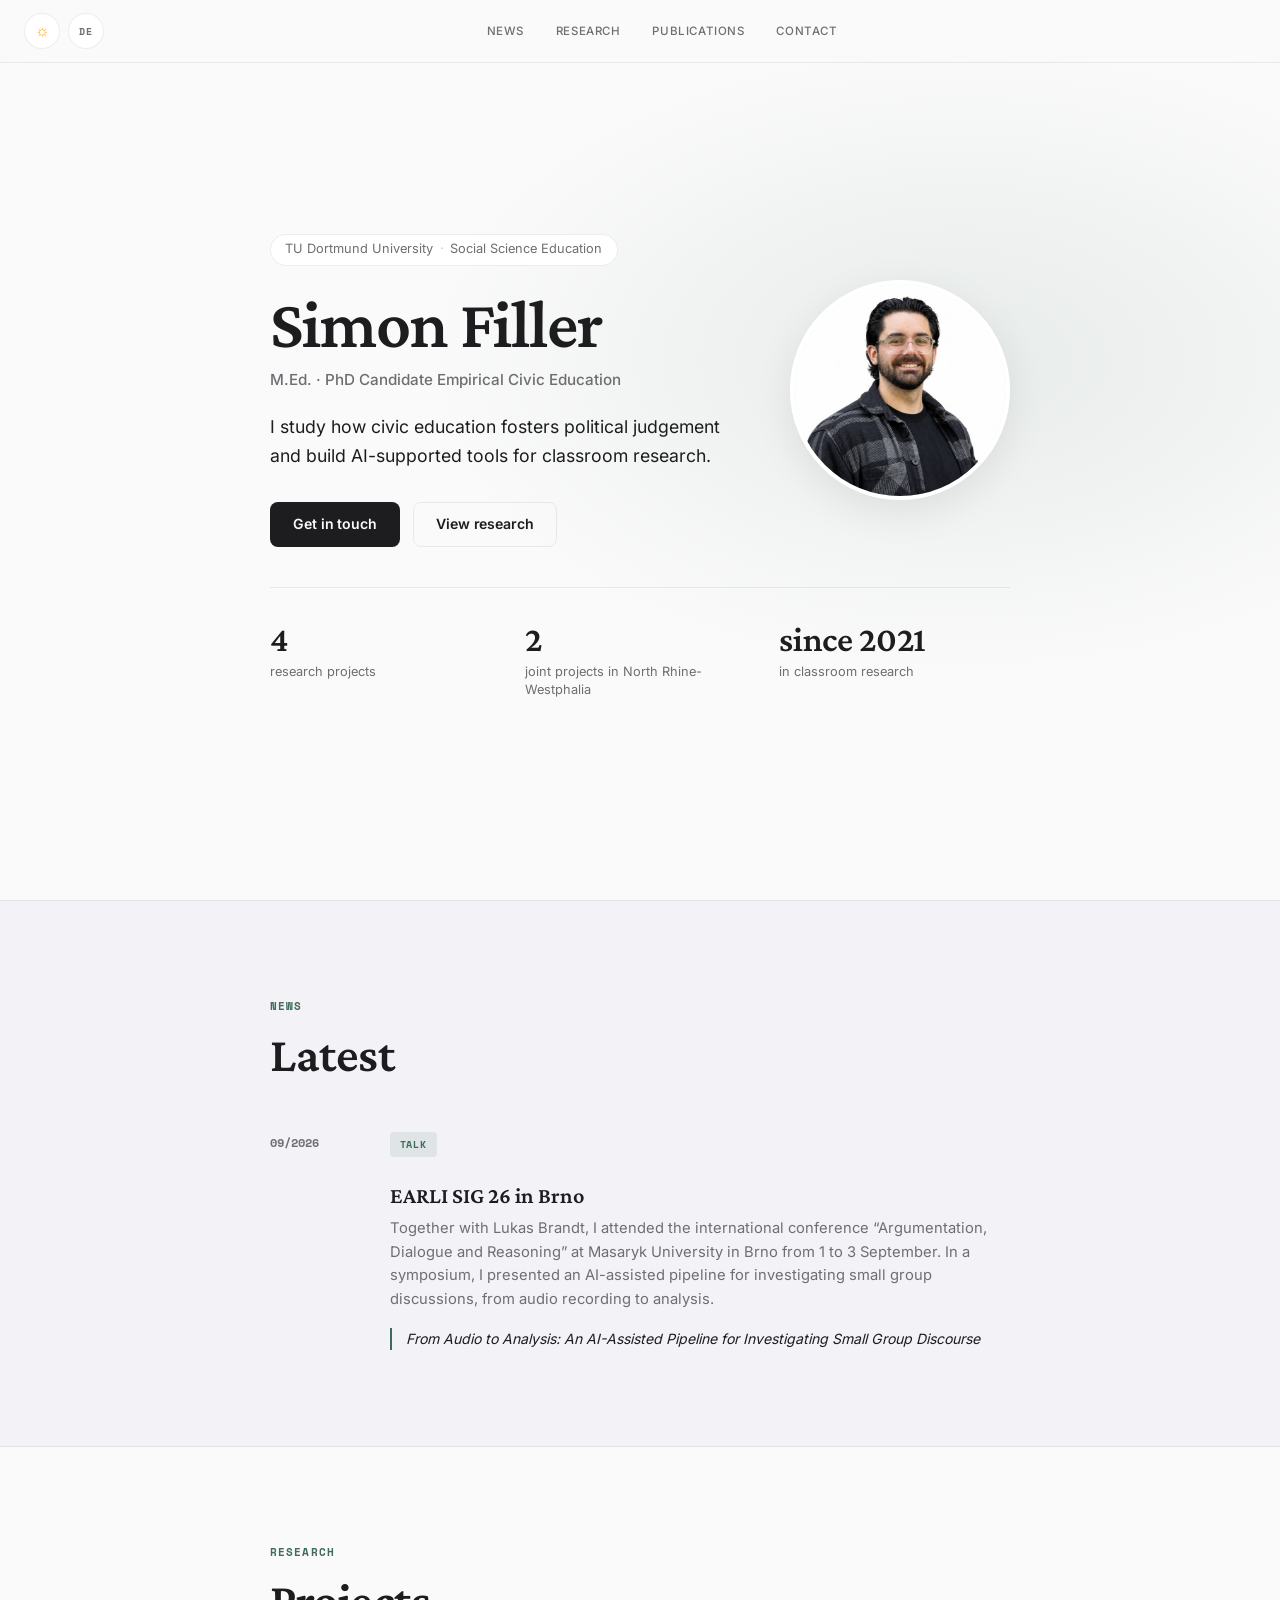
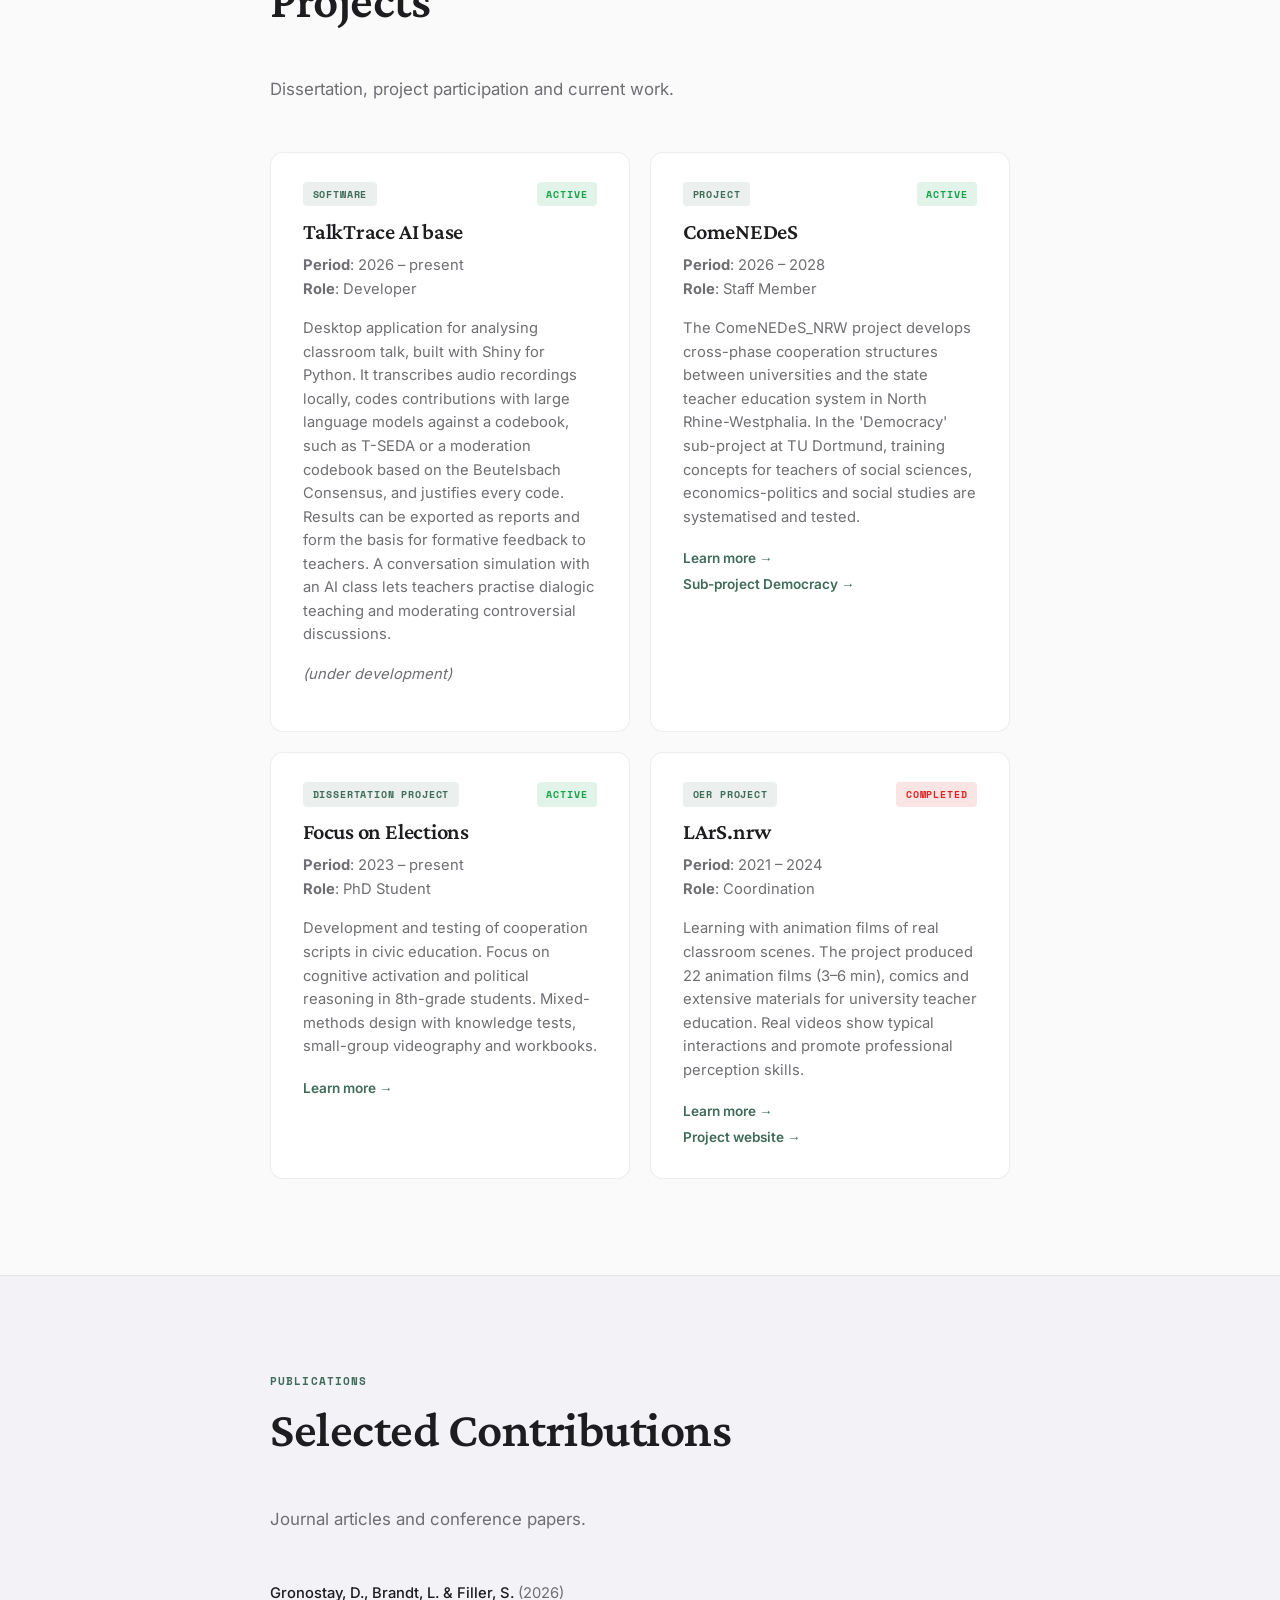
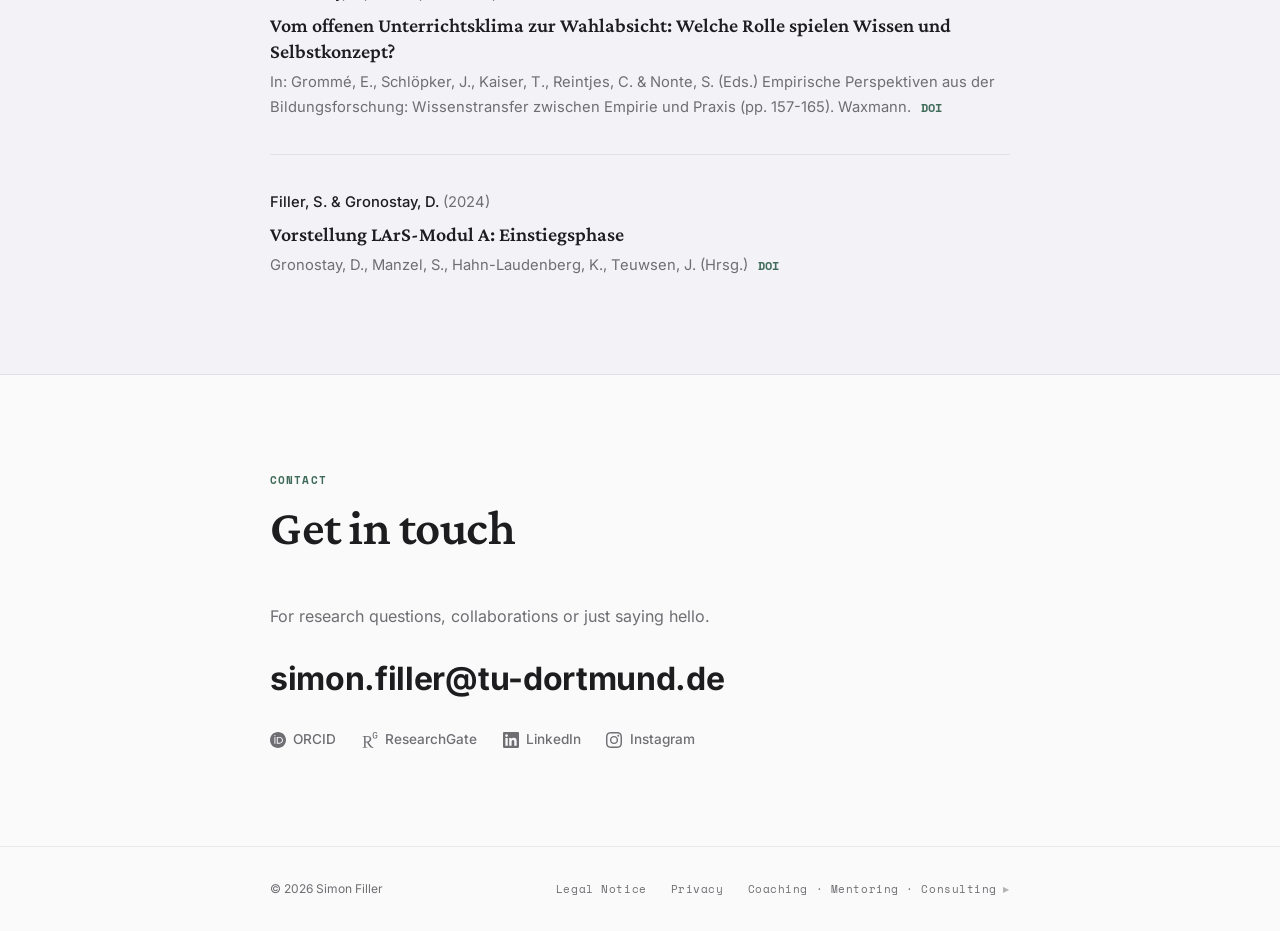
<file: index.html>
<!DOCTYPE html>
<html lang="de">
<head>
    <meta charset="UTF-8">
    <meta name="viewport" content="width=device-width, initial-scale=1.0">
    <title>Simon Filler – Research & Code</title>
    <meta name="description" content="Simon Filler – Promovend für Empirische Politikdidaktik an der TU Dortmund. Forschung zu Unterricht, KI in Lehre und Politikdidaktik.">
    <meta name="author" content="Simon Filler">
    <meta property="og:title" content="Simon Filler – Research & Code">
    <meta property="og:description" content="Promovend für Empirische Politikdidaktik an der TU Dortmund. Forschung zu Unterricht, KI in Lehre und Politikdidaktik.">
    <meta property="og:type" content="website">
    <meta property="og:url" content="https://simonfiller.eu/">
    <meta property="og:image" content="https://simonfiller.eu/profile.jpg">
    <meta name="twitter:card" content="summary">
    <link rel="canonical" href="https://simonfiller.eu/">
    <link rel="icon" type="image/png" href="favicon.png">
    <link rel="preload" href="fonts/inter.woff2" as="font" type="font/woff2" crossorigin>
    <link rel="preload" href="fonts/crimson-pro.woff2" as="font" type="font/woff2" crossorigin>
    <link rel="stylesheet" href="fonts/fonts.css">
    <link rel="stylesheet" href="style.css?v=12">
    <script type="application/ld+json">
    {
        "@context": "https://schema.org",
        "@type": "Person",
        "name": "Simon Filler",
        "url": "https://simonfiller.eu/",
        "image": "https://simonfiller.eu/profile.jpg",
        "jobTitle": "Promovend Empirische Politikdidaktik",
        "email": "mailto:simon.filler@tu-dortmund.de",
        "affiliation": {
            "@type": "CollegeOrUniversity",
            "name": "Technische Universität Dortmund",
            "url": "https://www.tu-dortmund.de/"
        },
        "knowsAbout": ["Politikdidaktik", "Unterrichtsforschung", "KI in Forschung und Lehre"],
        "sameAs": [
            "https://orcid.org/0009-0008-8736-8831",
            "https://www.researchgate.net/profile/Simon-Filler",
            "https://www.linkedin.com/in/simon-f-a8b41a39a/",
            "https://github.com/MoominVibeCoder"
        ]
    }
    </script>
    <script>
    (function(){
        if (!window.matchMedia('(prefers-reduced-motion: reduce)').matches) document.documentElement.classList.add('reveal-on');
        try {
            var saved = localStorage.getItem('theme');
            var dark = saved === 'dark' || (saved === null && window.matchMedia('(prefers-color-scheme: dark)').matches);
            if (dark) document.documentElement.classList.add('dark');
        } catch(e){}
    })();
    </script>
</head>
<body>

<nav class="top-nav">
    <div class="nav-left">
        <button id="theme-toggle" class="theme-toggle" aria-label="Theme wechseln">
            <span class="icon-sun">&#9788;</span>
            <span class="icon-moon">&#9789;</span>
        </button>
        <button class="lang-toggle" data-lang-toggle aria-label="Sprache wechseln">EN</button>
    </div>
    <div class="nav-links">
        <a href="#news" class="nav-link" data-i18n="nav.news">Aktuelles</a>
        <a href="#research" class="nav-link" data-i18n="nav.research">Forschung</a>
        <a href="#publications" class="nav-link" data-i18n="nav.publications">Publikationen</a>
        <a href="#contact" class="nav-link" data-i18n="nav.contact">Kontakt</a>
    </div>
    <div class="nav-spacer"></div>
</nav>

<main>

<!-- HERO -->
<section class="hero" id="about">
    <div class="hero-inner">
        <div class="hero-text">
            <div class="hero-affiliation">
                <span data-i18n="hero.affiliation">Technische Universität Dortmund</span>
                <span class="dot">·</span>
                <span data-i18n="hero.affiliation2">Didaktik der Sozialwissenschaften</span>
            </div>
            <h1 class="hero-name">Simon Filler</h1>
            <p class="hero-role" data-i18n="hero.role">M.Ed. · Promovend Empirische Politikdidaktik</p>
            <p class="hero-bio" data-i18n="hero.bio">Ich untersuche, wie Politikunterricht politische Urteilsbildung fördert, und entwickle KI-gestützte Werkzeuge für die Unterrichtsforschung.</p>
            <div class="hero-actions">
                <a href="#contact" class="btn btn-primary" data-i18n="hero.cta_primary">Schreib mir</a>
                <a href="#research" class="btn btn-ghost" data-i18n="hero.cta_secondary">Forschung ansehen</a>
            </div>
        </div>
        <div class="avatar-wrap">
            <img src="profile.jpg" alt="Simon Filler" class="hero-avatar" width="600" height="600">
        </div>
        <ul class="hero-stats">
            <li><strong>4</strong><span data-i18n="hero.stat_projects">Forschungsprojekte</span></li>
            <li><strong>2</strong><span data-i18n="hero.stat_networks">Verbundprojekte in NRW</span></li>
            <li><strong data-i18n="hero.stat_since_value">seit 2021</strong><span data-i18n="hero.stat_since">in der Unterrichtsforschung</span></li>
        </ul>
    </div>
</section>

<!-- NEWS -->
<section id="news" class="section section-alt">
    <div class="section-inner">
        <p class="section-label" data-i18n="news.label">Aktuelles</p>
        <h2 class="section-title" data-i18n="news.title">Neuigkeiten</h2>
        <ul class="news-list">
            <li class="news-item">
                <time class="news-date" datetime="2026-09">09/2026</time>
                <div>
                    <span class="research-tag" data-i18n="news.earli_tag">Vortrag</span>
                    <h3 class="news-heading" data-i18n="news.earli_title">EARLI SIG 26 in Brno</h3>
                    <p class="news-body" data-i18n="news.earli_body">Gemeinsam mit Lukas Brandt war ich vom 1. bis 3. September auf der internationalen Tagung „Argumentation, Dialogue and Reasoning“ an der Masaryk-Universität in Brno. In einem Symposium habe ich eine KI-gestützte Pipeline vorgestellt, mit der sich Kleingruppendiskussionen von der Audioaufnahme bis zur Analyse untersuchen lassen.</p>
                    <p class="news-talk">From Audio to Analysis: An AI-Assisted Pipeline for Investigating Small Group Discourse</p>
                </div>
            </li>
        </ul>
    </div>
</section>

<!-- RESEARCH -->
<section id="research" class="section">
    <div class="section-inner">
        <p class="section-label" data-i18n="research.label">Forschung</p>
        <h2 class="section-title" data-i18n="research.title">Projekte</h2>
        <p class="section-subtitle" data-i18n="research.subtitle">Dissertation, Projektbeteiligung und aktuelle Arbeiten.</p>
        <div class="research-grid">
            <article class="research-card">
                <div class="card-tags">
                    <span class="research-tag" data-i18n="research.talktrace_tag">Software</span>
                    <span class="research-status research-status--active" data-i18n="research.talktrace_status">Aktiv</span>
                </div>
                <h3 class="research-heading" data-i18n="research.talktrace_title">TalkTrace AI base</h3>
                <p class="research-body"><strong data-i18n="meta.period">Zeitraum</strong>: 2026 – <span data-i18n="meta.year_now">heute</span><br><strong data-i18n="meta.role">Rolle</strong>: <span data-i18n="roles.talktrace">Entwickler</span></p>
                <p class="research-body" data-i18n="research.talktrace_body">Desktop-Anwendung zur Analyse von Unterrichtsgesprächen, gebaut mit Shiny für Python. Sie transkribiert Audioaufnahmen lokal, kodiert Beiträge mit Large Language Models entlang eines Codebuchs, etwa T-SEDA oder einem Moderations-Codebuch nach dem Beutelsbacher Konsens, und begründet jeden Code. Die Ergebnisse lassen sich als Bericht exportieren und bilden die Grundlage für formatives Feedback an Lehrkräfte. Eine Gesprächssimulation mit KI-Klasse dient dem Üben dialogischer Gesprächsführung und der Moderation kontroverser Diskussionen.</p>
                <p class="research-body"><em data-i18n="research.talktrace_dev">(in Entwicklung)</em></p>
            </article>
            <article class="research-card">
                <div class="card-tags">
                    <span class="research-tag" data-i18n="research.comenedes_tag">Projekt</span>
                    <span class="research-status research-status--active" data-i18n="research.comenedes_status">Aktiv</span>
                </div>
                <h3 class="research-heading" data-i18n="research.comenedes_title">ComeNEDeS</h3>
                <p class="research-body"><strong data-i18n="meta.period">Zeitraum</strong>: 2026 – 2028<br><strong data-i18n="meta.role">Rolle</strong>: <span data-i18n="roles.comenedes">Mitarbeiter</span></p>
                <p class="research-body" data-i18n="research.comenedes_body">Das Projekt ComeNEDeS_NRW entwickelt phasenübergreifende Kooperationsstrukturen zwischen Hochschulen und dem staatlichen Lehrerfortbildungssystem in NRW. Im Teilprojekt „Demokratie“ an der TU Dortmund werden Fortbildungskonzepte für Lehrkräfte der Sozialwissenschaften, Wirtschaft-Politik und Gesellschaftslehre systematisiert und erprobt.</p>
                <a href="https://zlb.uni-due.de/2026/02/verbund-comenedes-entwickelt-fortbildungskonzepte-fuer-lehrkraefte/" target="_blank" rel="noopener" class="research-link"><span data-i18n="research.comenedes_link1">Mehr erfahren</span> →</a>
                <br>
                <a href="https://idif.sowi.tu-dortmund.de/forschung/projekte/prof-dr-dorothee-gronostay/comenedes-nrw/" target="_blank" rel="noopener" class="research-link"><span data-i18n="research.comenedes_link2">Teilprojekt Demokratie</span> →</a>
            </article>
            <article class="research-card">
                <div class="card-tags">
                    <span class="research-tag" data-i18n="research.diss_tag">Dissertationsprojekt</span>
                    <span class="research-status research-status--active" data-i18n="research.diss_status">Aktiv</span>
                </div>
                <h3 class="research-heading" data-i18n="research.diss_title">Wahlen im Fokus</h3>
                <p class="research-body"><strong data-i18n="meta.period">Zeitraum</strong>: 2023 – <span data-i18n="meta.year_now">heute</span><br><strong data-i18n="meta.role">Rolle</strong>: <span data-i18n="roles.diss">Promotionsstudent</span></p>
                <p class="research-body" data-i18n="research.diss_body">Entwicklung und Erprobung von Kooperationsskripten im Politikunterricht. Fokus auf kognitive Aktivierung und politische Urteilsbildung bei Schüler*innen der 8. Jahrgangsstufe. Mixed-Methods-Design mit Wissenstests, Kleingruppen-Videographie und Arbeitsheften.</p>
                <a href="https://idif.sowi.tu-dortmund.de/professuren/didaktik-der-sozialwissenschaften/simon-filler/" target="_blank" rel="noopener" class="research-link"><span data-i18n="research.diss_link">Mehr erfahren</span> →</a>
            </article>
            <article class="research-card">
                <div class="card-tags">
                    <span class="research-tag" data-i18n="research.lars_tag">OER-Projekt</span>
                    <span class="research-status research-status--ended" data-i18n="research.lars_status">Beendet</span>
                </div>
                <h3 class="research-heading" data-i18n="research.lars_title">LArS.nrw</h3>
                <p class="research-body"><strong data-i18n="meta.period">Zeitraum</strong>: 2021 – 2024<br><strong data-i18n="meta.role">Rolle</strong>: <span data-i18n="roles.lars">Koordination</span></p>
                <p class="research-body" data-i18n="research.lars_body">Lernen mit Animationsfilmen realer Unterrichtsszenen. Im Projekt entstanden 22 Animationsfilme (3–6 Min.), Comics und umfangreiche Materialien für die universitäre Lehramtsbildung. Reale Videos zeigen typische Interaktionen und fördern professionelle Wahrnehmungsfähigkeiten.</p>
                <a href="https://www.orca.nrw/oer/oer-finden/gefoerderte-kurse/oercontent-nrw/lars-nrw/" target="_blank" rel="noopener" class="research-link"><span data-i18n="research.lars_link1">Mehr erfahren</span> →</a>
                <br>
                <a href="https://www.politik-unterricht.de/Startseite/" target="_blank" rel="noopener" class="research-link"><span data-i18n="research.lars_link2">Projektwebsite</span> →</a>
            </article>
        </div>
    </div>
</section>

<!-- PUBLICATIONS -->
<section id="publications" class="section section-alt">
    <div class="section-inner">
        <p class="section-label" data-i18n="publications.label">Publikationen</p>
        <h2 class="section-title" data-i18n="publications.title">Ausgewählte Beiträge</h2>
        <p class="section-subtitle" data-i18n="publications.subtitle">Zeitschriftenartikel und Tagungsbeiträge.</p>
        <ul class="pub-list">
            <li class="pub-item">
                <div class="pub-meta-line">
                    <span class="pub-authors">Gronostay, D., Brandt, L. & Filler, S.</span>
                    <span class="pub-year">(2026)</span>
                </div>
                <div class="pub-title">Vom offenen Unterrichtsklima zur Wahlabsicht: Welche Rolle spielen Wissen und Selbstkonzept?</div>
                <div class="pub-venue">
                    <span data-i18n="publications.pub4_venue">In: Grommé, E., Schlöpker, J., Kaiser, T., Reintjes, C. & Nonte, S. (Hrsg.) Empirische Perspektiven aus der Bildungsforschung: Wissenstransfer zwischen Empirie und Praxis (S. 157-165). Waxmann.</span>
                    <a href="https://doi.org/10.31244/9783818851361" target="_blank" rel="noopener" class="pub-doi" data-i18n="publications.doi">DOI</a>
                </div>
            </li>
            <li class="pub-item">
                <div class="pub-meta-line">
                    <span class="pub-authors" data-i18n="publications.pub1_authors">Filler, S. & Gronostay, D.</span>
                    <span class="pub-year">(2024)</span>
                </div>
                <div class="pub-title" data-i18n="publications.pub1_title">Vorstellung LArS-Modul A: Einstiegsphase</div>
                <div class="pub-venue">
                    <span data-i18n="publications.pub1_venue">In: Gronostay, D., Manzel, S., Hahn-Laudenberg, K., Teuwsen, J. (Hrsg.) Professionelle Unterrichtswahrnehmung im sozialwissenschaftlichen Fachunterricht. Politische Bildung. Springer VS, Wiesbaden.</span>
                    <a href="https://doi.org/10.1007/978-3-658-41829-8_7" target="_blank" rel="noopener" class="pub-doi" data-i18n="publications.doi">DOI</a>
                </div>
            </li>
        </ul>
    </div>
</section>

<!-- CONTACT -->
<section id="contact" class="section">
    <div class="section-inner">
        <p class="section-label" data-i18n="contact.label">Kontakt</p>
        <h2 class="section-title" data-i18n="contact.title">Schreib mir</h2>
        <p class="contact-lead" data-i18n="contact.lead">Für Forschungsfragen, Kooperationen oder einfach Hallo sagen.</p>
        <a href="mailto:simon.filler@tu-dortmund.de" class="contact-big">simon.filler@tu-dortmund.de</a>
        <div class="contact-social">
            <a href="https://orcid.org/0009-0008-8736-8831" target="_blank" rel="noopener"><svg viewBox="0 0 24 24" aria-hidden="true"><path d="M12 0C5.372 0 0 5.372 0 12s5.372 12 12 12 12-5.372 12-12S18.628 0 12 0zM7.369 4.378c.525 0 .947.431.947.947s-.422.947-.947.947a.95.95 0 0 1-.947-.947c0-.525.422-.947.947-.947zm-.722 3.038h1.444v10.041H6.647V7.416zm3.562 0h3.9c3.712 0 5.344 2.653 5.344 5.025 0 2.578-2.016 5.025-5.325 5.025h-3.919V7.416zm1.444 1.303v7.444h2.297c3.272 0 4.022-2.484 4.022-3.722 0-2.016-1.284-3.722-4.097-3.722h-2.222z"/></svg><span data-i18n="contact.social_orcid">ORCID</span></a>
            <a href="https://www.researchgate.net/profile/Simon-Filler" target="_blank" rel="noopener"><svg viewBox="0 0 24 24" aria-hidden="true"><path d="M19.586 0c-.818 0-1.508.19-2.073.565-.563.377-.97.936-1.213 1.68a3.193 3.193 0 0 0-.112.437 8.365 8.365 0 0 0-.078.53 9 9 0 0 0-.05.727c-.01.282-.013.621-.013 1.016a31.121 31.123 0 0 0 .014 1.017 9 9 0 0 0 .05.727 7.946 7.946 0 0 0 .077.53h-.005a3.334 3.334 0 0 0 .113.438c.245.743.65 1.303 1.214 1.68.565.376 1.256.564 2.075.564.8 0 1.536-.213 2.105-.603.57-.39.94-.916 1.175-1.65.076-.235.135-.558.177-.93a10.9 10.9 0 0 0 .043-1.207v-.82c0-.095-.047-.142-.14-.142h-3.064c-.094 0-.14.047-.14.141v.956c0 .094.046.14.14.14h1.666c.056 0 .084.03.084.086 0 .36 0 .62-.036.865-.038.244-.1.447-.147.606-.108.385-.348.664-.638.876-.29.212-.738.35-1.227.35-.545 0-.901-.15-1.21-.353-.306-.203-.517-.454-.67-.915a3.136 3.136 0 0 1-.147-.762 17.366 17.367 0 0 1-.034-.656c-.01-.26-.014-.572-.014-.939a26.401 26.403 0 0 1 .014-.938 15.821 15.822 0 0 1 .035-.656 3.19 3.19 0 0 1 .148-.76 1.89 1.89 0 0 1 .742-1.01c.344-.244.593-.352 1.137-.352.508 0 .815.096 1.144.303.33.207.528.492.764.925.047.094.111.118.198.07l1.044-.43c.075-.048.09-.115.042-.199a3.549 3.549 0 0 0-.466-.742 3 3 0 0 0-.679-.607 3.313 3.313 0 0 0-.903-.41A4.068 4.068 0 0 0 19.586 0zM8.217 5.836c-1.69 0-3.036.086-4.297.086-1.146 0-2.291 0-3.007-.029v.831l1.088.2c.744.144 1.174.488 1.174 2.264v11.288c0 1.777-.43 2.12-1.174 2.263l-1.088.2v.832c.773-.029 2.12-.086 3.465-.086 1.29 0 2.951.057 3.667.086v-.831l-1.49-.2c-.773-.115-1.174-.487-1.174-2.264v-4.784c.688.057 1.29.057 2.206.057 1.748 3.123 3.41 5.472 4.355 6.56.86 1.032 2.177 1.691 3.839 1.691.487 0 1.003-.086 1.318-.23v-.744c-1.031 0-2.063-.716-2.808-1.518-1.26-1.376-2.95-3.582-4.355-6.074 2.32-.545 4.04-2.722 4.04-4.9 0-3.208-2.492-4.698-5.758-4.698zm-.515 1.29c2.406 0 3.839 1.26 3.839 3.552 0 2.263-1.547 3.782-4.097 3.782-.974 0-1.404-.03-2.063-.086v-7.19c.66-.059 1.547-.059 2.32-.059z"/></svg><span data-i18n="contact.social_researchgate">ResearchGate</span></a>
            <a href="https://www.linkedin.com/in/simon-f-a8b41a39a/" target="_blank" rel="noopener"><svg viewBox="0 0 24 24" aria-hidden="true"><path d="M20.447 20.452h-3.554v-5.569c0-1.328-.027-3.037-1.852-3.037-1.853 0-2.136 1.445-2.136 2.939v5.667H9.351V9h3.414v1.561h.046c.477-.9 1.637-1.85 3.37-1.85 3.601 0 4.267 2.37 4.267 5.455v6.286zM5.337 7.433c-1.144 0-2.063-.926-2.063-2.065 0-1.138.92-2.063 2.063-2.063 1.14 0 2.064.925 2.064 2.063 0 1.139-.925 2.065-2.064 2.065zm1.782 13.019H3.555V9h3.564v11.452zM22.225 0H1.771C.792 0 0 .774 0 1.729v20.542C0 23.227.792 24 1.771 24h20.451C23.2 24 24 23.227 24 22.271V1.729C24 .774 23.2 0 22.222 0h.003z"/></svg><span data-i18n="contact.social_linkedin">LinkedIn</span></a>
            <a href="https://www.instagram.com/open_science_vibes/" target="_blank" rel="noopener"><svg viewBox="0 0 24 24" aria-hidden="true"><path d="M7.0301.084c-1.2768.0602-2.1487.264-2.911.5634-.7888.3075-1.4575.72-2.1228 1.3877-.6652.6677-1.075 1.3368-1.3802 2.127-.2954.7638-.4956 1.6365-.552 2.914-.0564 1.2775-.0689 1.6882-.0626 4.947.0062 3.2586.0206 3.6671.0825 4.9473.061 1.2765.264 2.1482.5635 2.9107.308.7889.72 1.4573 1.388 2.1228.6679.6655 1.3365 1.0743 2.1285 1.38.7632.295 1.6361.4961 2.9134.552 1.2773.056 1.6884.069 4.9462.0627 3.2578-.0062 3.668-.0207 4.9478-.0814 1.28-.0607 2.147-.2652 2.9098-.5633.7889-.3086 1.4578-.72 2.1228-1.3881.665-.6682 1.0745-1.3378 1.3795-2.1284.2957-.7632.4966-1.636.552-2.9124.056-1.2809.0692-1.6898.063-4.948-.0063-3.2583-.021-3.6668-.0817-4.9465-.0607-1.2797-.264-2.1487-.5633-2.9117-.3084-.7889-.72-1.4568-1.3876-2.1228C21.2982 1.33 20.628.9208 19.8378.6165 19.074.321 18.2017.1197 16.9244.0645 15.6471.0093 15.236-.005 11.977.0014 8.718.0076 8.31.0215 7.0301.0839m.1402 21.6932c-1.17-.0509-1.8053-.2453-2.2287-.408-.5606-.216-.96-.4771-1.3819-.895-.422-.4178-.6811-.8186-.9-1.378-.1644-.4234-.3624-1.058-.4171-2.228-.0595-1.2645-.072-1.6442-.079-4.848-.007-3.2037.0053-3.583.0607-4.848.05-1.169.2456-1.805.408-2.2282.216-.5613.4762-.96.895-1.3816.4188-.4217.8184-.6814 1.3783-.9003.423-.1651 1.0575-.3614 2.227-.4171 1.2655-.06 1.6447-.072 4.848-.079 3.2033-.007 3.5835.005 4.8495.0608 1.169.0508 1.8053.2445 2.228.408.5608.216.96.4754 1.3816.895.4217.4194.6816.8176.9005 1.3787.1653.4217.3617 1.056.4169 2.2263.0602 1.2655.0739 1.645.0796 4.848.0058 3.203-.0055 3.5834-.061 4.848-.051 1.17-.245 1.8055-.408 2.2294-.216.5604-.4763.96-.8954 1.3814-.419.4215-.8181.6811-1.3783.9-.4224.1649-1.0577.3617-2.2262.4174-1.2656.0595-1.6448.072-4.8493.079-3.2045.007-3.5825-.006-4.848-.0608M16.953 5.5864A1.44 1.44 0 1 0 18.39 4.144a1.44 1.44 0 0 0-1.437 1.4424M5.8385 12.012c.0067 3.4032 2.7706 6.1557 6.173 6.1493 3.4026-.0065 6.157-2.7701 6.1506-6.1733-.0065-3.4032-2.771-6.1565-6.174-6.1498-3.403.0067-6.156 2.771-6.1496 6.1738M8 12.0077a4 4 0 1 1 4.008 3.9921A3.9996 3.9996 0 0 1 8 12.0077"/></svg><span data-i18n="contact.social_instagram">Instagram</span></a>
        </div>
    </div>
</section>

</main>

<footer class="page-footer">
    <div class="footer-inner">
        <span>&copy; 2026 Simon Filler</span>
        <nav class="footer-links">
            <a href="impress.html" data-i18n="footer.impress">Impressum</a>
            <a href="datenschutz.html" data-i18n="footer.privacy">Datenschutz</a>
            <a href="matrix.html"><span data-i18n="footer.rabbit_text">Coaching · Mentoring · Beratung</span><span class="rabbit-arrow">&#9654;</span></a>
        </nav>
    </div>
</footer>

<script src="i18n.js?v=8"></script>
<script>
const toggle = document.getElementById('theme-toggle');
const root = document.documentElement;
const media = window.matchMedia('(prefers-color-scheme: dark)');

function setTheme(dark, persist) {
    root.classList.toggle('dark', dark);
    if (persist) localStorage.setItem('theme', dark ? 'dark' : 'light');
}

toggle.addEventListener('click', () => setTheme(!root.classList.contains('dark'), true));

media.addEventListener('change', (e) => {
    if (!localStorage.getItem('theme')) setTheme(e.matches, false);
});

// Scroll-Reveal
if (root.classList.contains('reveal-on')) {
    const revealer = new IntersectionObserver((entries) => {
        entries.forEach(({ isIntersecting, target }) => {
            if (!isIntersecting) return;
            target.classList.add('visible');
            revealer.unobserve(target);
        });
    }, { rootMargin: '0px 0px -10% 0px' });
    document.querySelectorAll('.section-label, .section-title, .section-subtitle, .news-item, .research-card, .pub-item, .contact-lead, .contact-big, .contact-social').forEach((el) => {
        el.classList.add('reveal');
        if (el.matches('.research-card')) el.style.animationDelay = [...el.parentNode.children].indexOf(el) % 2 * 90 + 'ms';
        revealer.observe(el);
    });
}

// Aktiver Nav-Link und Nav-Schatten
const nav = document.querySelector('.top-nav');
const navList = document.querySelector('.nav-links');
const navLinks = [...navList.querySelectorAll('.nav-link')];
const sections = [...document.querySelectorAll('main > section[id]')];
let activeLink;

function onScroll() {
    nav.classList.toggle('scrolled', window.scrollY > 8);
    const atBottom = window.innerHeight + window.scrollY >= document.documentElement.scrollHeight - 2;
    const current = atBottom ? sections.at(-1) : sections.filter((s) => s.getBoundingClientRect().top <= window.innerHeight * 0.45).at(-1);
    const target = navLinks.find((a) => current && a.getAttribute('href') === '#' + current.id);
    if (target === activeLink) return;
    activeLink = target;
    navLinks.forEach((a) => {
        a.classList.toggle('active', a === target);
        if (a === target) a.setAttribute('aria-current', 'true'); else a.removeAttribute('aria-current');
    });
    // Auf schmalen Screens scrollt die Linkleiste den aktiven Link ins Bild
    navList.scrollTo({ left: target ? target.offsetLeft - navList.offsetLeft - 8 : 0, behavior: 'smooth' });
}
window.addEventListener('scroll', onScroll, { passive: true });
onScroll();
</script>

</body>
</html>
</file>
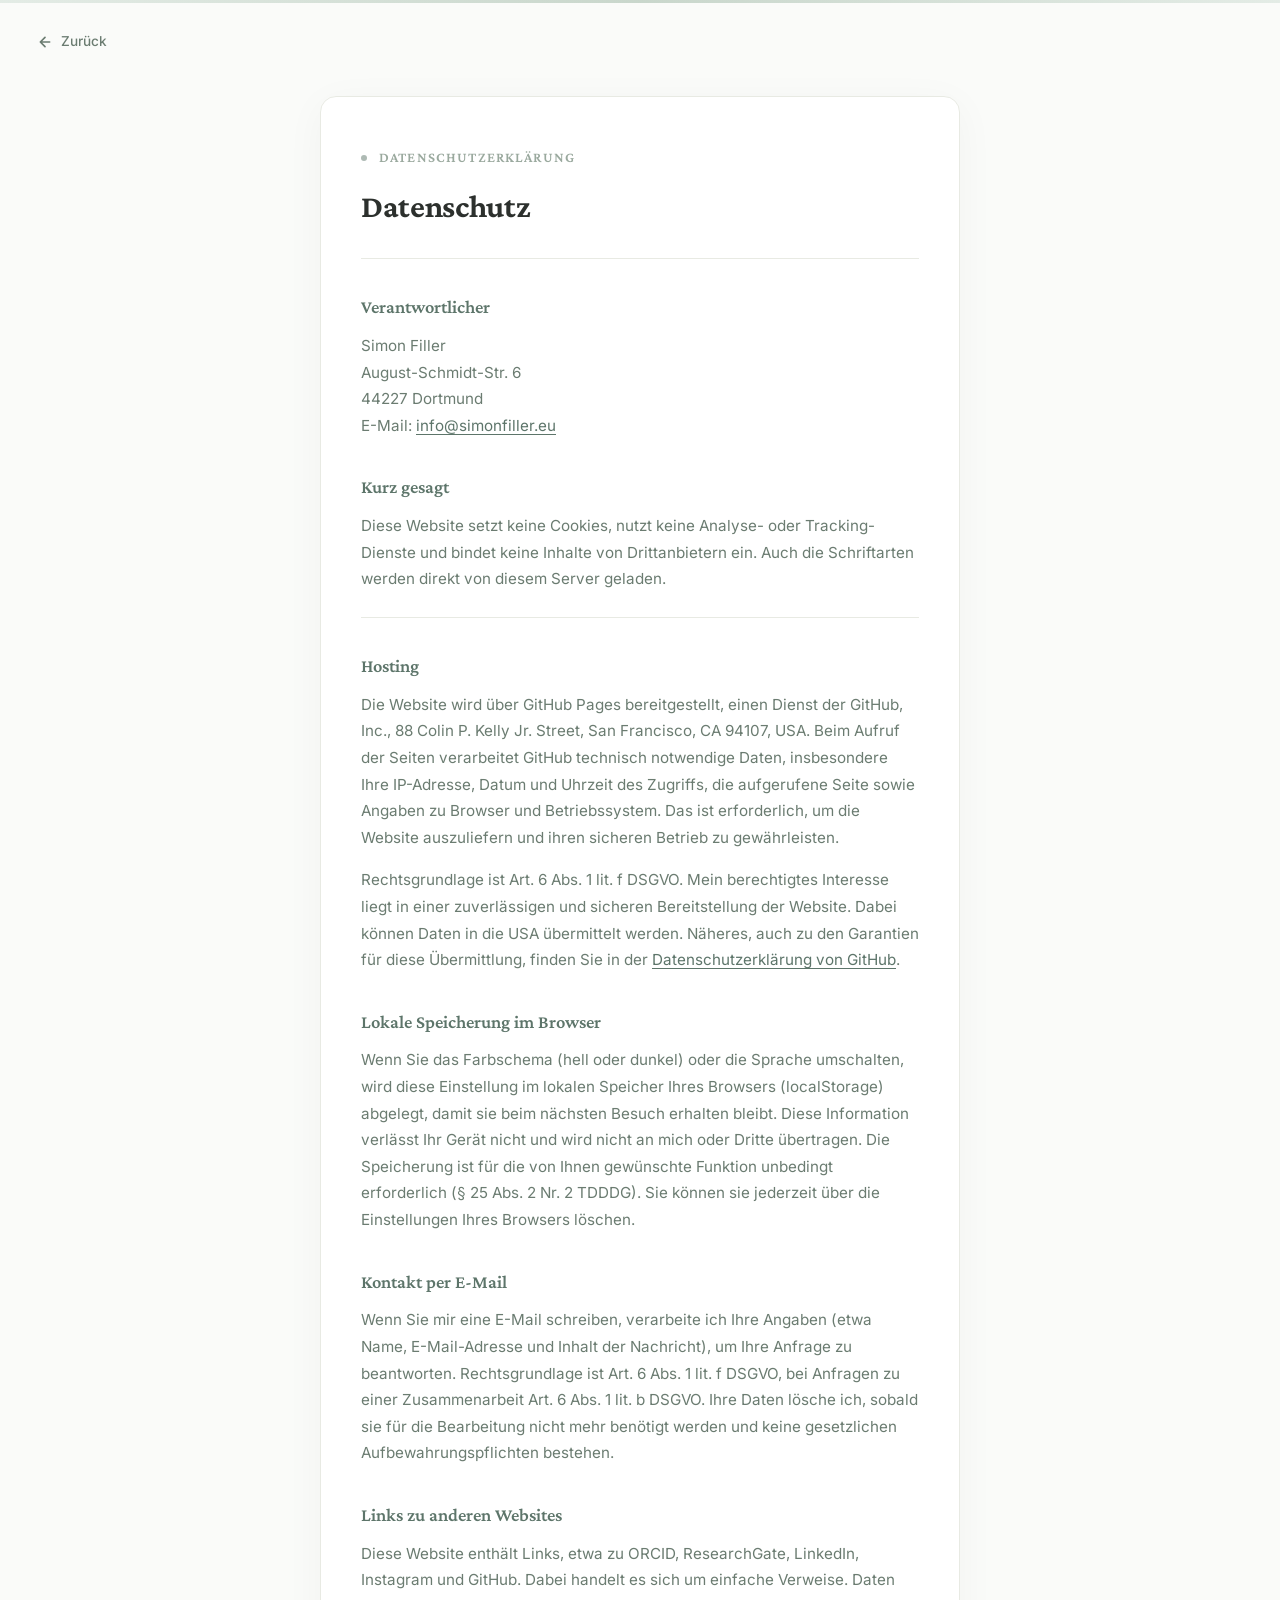
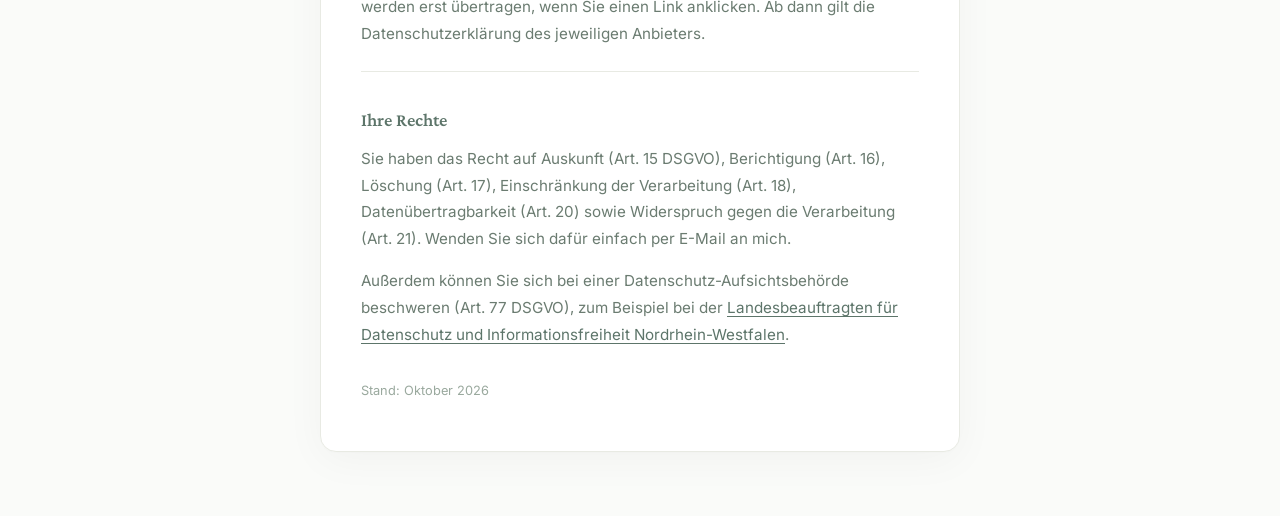
<file: datenschutz.html>
<!DOCTYPE html>
<html lang="de">
<head>
<meta charset="UTF-8">
<meta name="viewport" content="width=device-width, initial-scale=1.0">
<title>Datenschutz – Simon Filler</title>
<meta name="description" content="Datenschutzerklärung der Website von Simon Filler.">
<meta name="robots" content="noindex">
<link rel="icon" type="image/png" href="favicon.png">
<link rel="stylesheet" href="fonts/fonts.css">
<style>
:root {
    --bg: #FAFBF9;
    --surface: #FFFFFF;
    --surface-border: #E8EAE3;
    --text: #2C302D;
    --text-secondary: #6B7C71;
    --text-muted: #9AA99E;
    --accent: #5D756A;
    --accent-hover: #3D554A;
    --accent-pastel: rgba(93,117,106,0.08);
    font-size: 16px;
}
*, *::before, *::after { margin:0; padding:0; box-sizing:border-box; }
html, body { min-height:100vh; background:var(--bg); color:var(--text); font-family:'Inter', sans-serif; line-height:1.75; -webkit-font-smoothing:antialiased; }

.back-link {
    position:fixed; top:1.5rem; left:1.5rem; z-index:100;
    display:flex; align-items:center; gap:.5rem;
    font-size:.85rem; font-weight:500;
    color:var(--text-secondary); text-decoration:none; transition:color .3s;
    padding:.4rem .8rem; border-radius:.4rem;
}
.back-link:hover { color:var(--accent-hover); }
.back-link svg { width:16px; height:16px; }

.decor-line {
    position:fixed; top:0; left:0; right:0; height:3px;
    background: linear-gradient(90deg, #D4E2D8, #A8BFAD, #D4E2D8);
    opacity:.6;
}

main {
    position:relative; z-index:10; width:100%;
    min-height:100vh; display:flex; align-items:center; justify-content:center;
    padding:6rem 1.5rem 4rem;
}
.card { width:min(640px,92vw); }
.card-inner {
    background:var(--surface);
    border:1px solid var(--surface-border);
    border-radius:1rem;
    padding:3rem 2.5rem;
    box-shadow: 0 8px 40px rgba(0,0,0,0.04), 0 1px 3px rgba(0,0,0,0.02);
}

.top-meta {
    display:flex; align-items:center; gap:.75rem;
    margin-bottom:.5rem;
}
.top-meta .dot {
    width:6px; height:6px; border-radius:50%; background:var(--accent);
    opacity:.5;
}
.top-meta span {
    font-family:'Crimson Pro', serif; font-size:.9rem; font-weight:600;
    letter-spacing:.08em; text-transform:uppercase;
    color:var(--text-muted);
}

h1 {
    font-family:'Crimson Pro', serif;
    font-size:2rem; font-weight:700; letter-spacing:-.01em;
    color:var(--text); margin-bottom:.2rem;
}

h2 {
    font-family:'Crimson Pro', serif;
    font-size:1.15rem; font-weight:600; color:var(--accent);
    margin-top:2rem; margin-bottom:.6rem;
}

p {
    font-size:.95rem; color:var(--text-secondary); margin-bottom:1rem;
}
p:last-child { margin-bottom:0; }

a {
    color:var(--accent); text-decoration:underline;
    text-underline-offset:.2em; text-decoration-thickness:1px;
    transition:color .2s;
}
a:hover { color:var(--accent-hover); }

.sep {
    height:1px; background:var(--surface-border);
    margin:1.5rem 0;
}

.placeholder {
    color:var(--text-muted); font-style:italic;
    background:var(--accent-pastel); padding:.1rem .4rem; border-radius:.25rem;
}

.stand { margin-top:2rem; font-size:.8rem; color:var(--text-muted); }

@media(max-width:560px) {
    main { padding:5rem 1rem 3rem; }
    .card-inner { padding:2rem 1.5rem; }
    h1 { font-size:1.6rem; }
}
</style>
</head>
<body>

<div class="decor-line"></div>

<a href="index.html" class="back-link">
    <svg width="16" height="16" viewBox="0 0 24 24" fill="none" stroke="currentColor" stroke-width="2.5" stroke-linecap="round" stroke-linejoin="round"><path d="M19 12H5M12 19l-7-7 7-7"/></svg>
    <span>Zurück</span>
</a>

<main>
  <div class="card">
    <div class="card-inner">
      <div class="top-meta"><div class="dot"></div><span>Datenschutzerklärung</span></div>
      <h1>Datenschutz</h1>
      <div class="sep"></div>

      <h2>Verantwortlicher</h2>
      <p>
        Simon Filler<br>
        August-Schmidt-Str. 6<br>
        44227 Dortmund<br>
        E-Mail: <a href="mailto:info@simonfiller.eu">info@simonfiller.eu</a>
      </p>

      <h2>Kurz gesagt</h2>
      <p>Diese Website setzt keine Cookies, nutzt keine Analyse- oder Tracking-Dienste und bindet keine Inhalte von Drittanbietern ein. Auch die Schriftarten werden direkt von diesem Server geladen.</p>

      <div class="sep"></div>

      <h2>Hosting</h2>
      <p>Die Website wird über GitHub Pages bereitgestellt, einen Dienst der GitHub, Inc., 88 Colin P. Kelly Jr. Street, San Francisco, CA 94107, USA. Beim Aufruf der Seiten verarbeitet GitHub technisch notwendige Daten, insbesondere Ihre IP-Adresse, Datum und Uhrzeit des Zugriffs, die aufgerufene Seite sowie Angaben zu Browser und Betriebssystem. Das ist erforderlich, um die Website auszuliefern und ihren sicheren Betrieb zu gewährleisten.</p>
      <p>Rechtsgrundlage ist Art. 6 Abs. 1 lit. f DSGVO. Mein berechtigtes Interesse liegt in einer zuverlässigen und sicheren Bereitstellung der Website. Dabei können Daten in die USA übermittelt werden. Näheres, auch zu den Garantien für diese Übermittlung, finden Sie in der <a href="https://docs.github.com/de/site-policy/privacy-policies/github-general-privacy-statement" target="_blank" rel="noopener">Datenschutzerklärung von GitHub</a>.</p>

      <h2>Lokale Speicherung im Browser</h2>
      <p>Wenn Sie das Farbschema (hell oder dunkel) oder die Sprache umschalten, wird diese Einstellung im lokalen Speicher Ihres Browsers (localStorage) abgelegt, damit sie beim nächsten Besuch erhalten bleibt. Diese Information verlässt Ihr Gerät nicht und wird nicht an mich oder Dritte übertragen. Die Speicherung ist für die von Ihnen gewünschte Funktion unbedingt erforderlich (§ 25 Abs. 2 Nr. 2 TDDDG). Sie können sie jederzeit über die Einstellungen Ihres Browsers löschen.</p>

      <h2>Kontakt per E-Mail</h2>
      <p>Wenn Sie mir eine E-Mail schreiben, verarbeite ich Ihre Angaben (etwa Name, E-Mail-Adresse und Inhalt der Nachricht), um Ihre Anfrage zu beantworten. Rechtsgrundlage ist Art. 6 Abs. 1 lit. f DSGVO, bei Anfragen zu einer Zusammenarbeit Art. 6 Abs. 1 lit. b DSGVO. Ihre Daten lösche ich, sobald sie für die Bearbeitung nicht mehr benötigt werden und keine gesetzlichen Aufbewahrungspflichten bestehen.</p>

      <h2>Links zu anderen Websites</h2>
      <p>Diese Website enthält Links, etwa zu ORCID, ResearchGate, LinkedIn, Instagram und GitHub. Dabei handelt es sich um einfache Verweise. Daten werden erst übertragen, wenn Sie einen Link anklicken. Ab dann gilt die Datenschutzerklärung des jeweiligen Anbieters.</p>

      <div class="sep"></div>

      <h2>Ihre Rechte</h2>
      <p>Sie haben das Recht auf Auskunft (Art. 15 DSGVO), Berichtigung (Art. 16), Löschung (Art. 17), Einschränkung der Verarbeitung (Art. 18), Datenübertragbarkeit (Art. 20) sowie Widerspruch gegen die Verarbeitung (Art. 21). Wenden Sie sich dafür einfach per E-Mail an mich.</p>
      <p>Außerdem können Sie sich bei einer Datenschutz-Aufsichtsbehörde beschweren (Art. 77 DSGVO), zum Beispiel bei der <a href="https://www.ldi.nrw.de" target="_blank" rel="noopener">Landesbeauftragten für Datenschutz und Informationsfreiheit Nordrhein-Westfalen</a>.</p>

      <p class="stand">Stand: Oktober 2026</p>
    </div>
  </div>
</main>

</body>
</html>
</file>
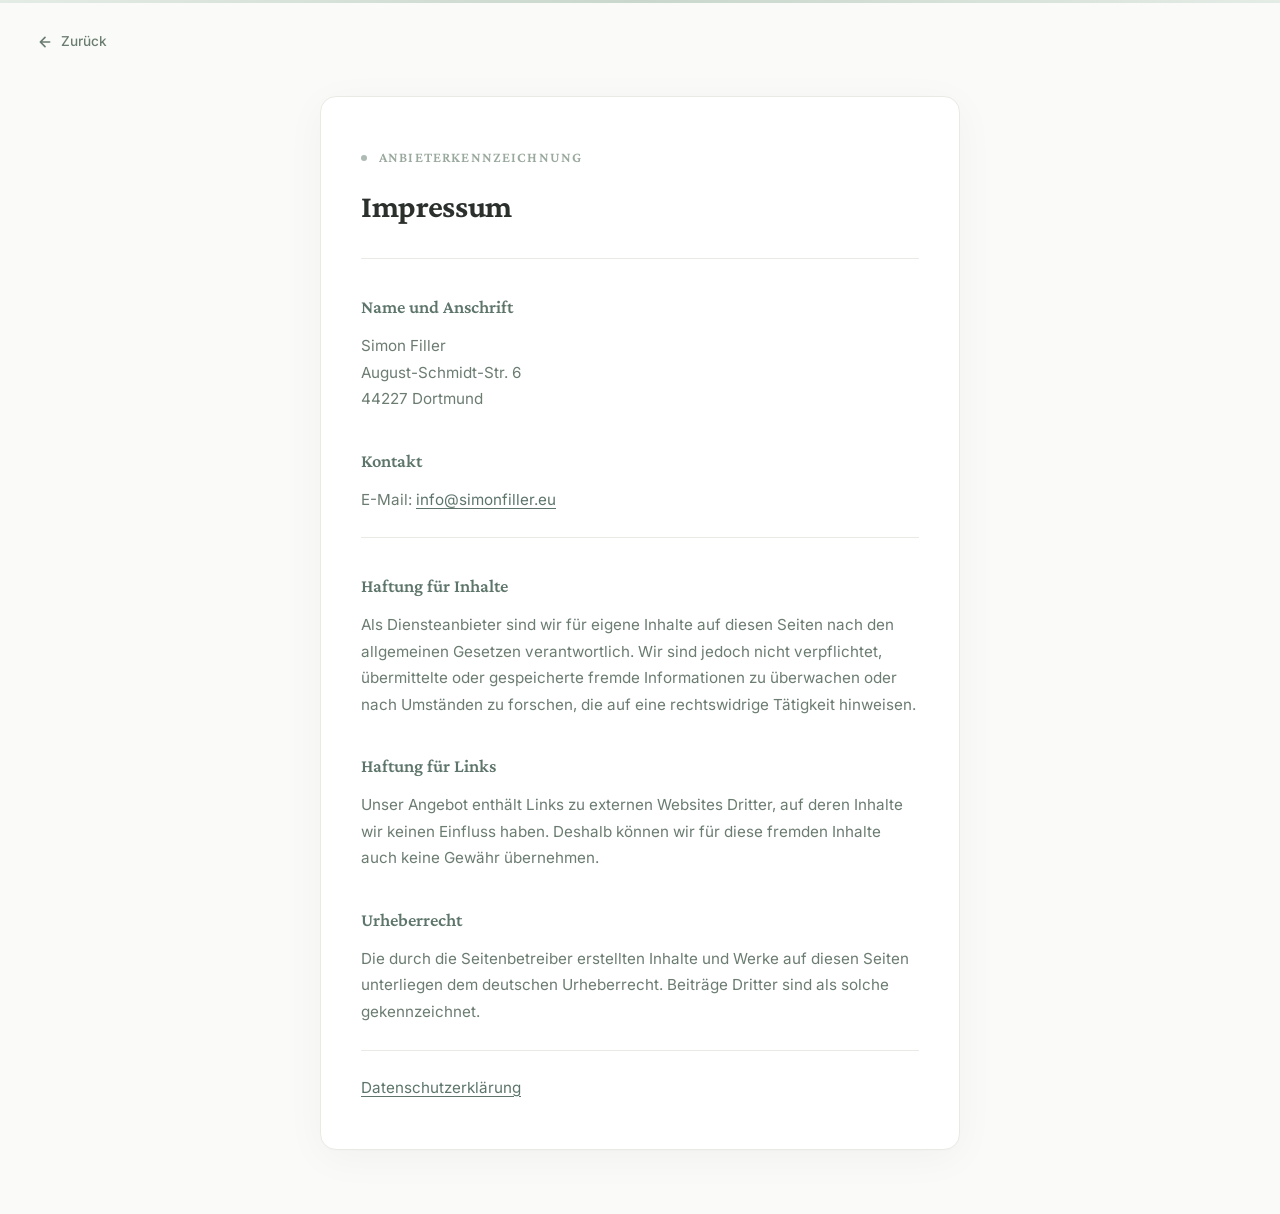
<file: impress.html>
<!DOCTYPE html>
<html lang="de">
<head>
<meta charset="UTF-8">
<meta name="viewport" content="width=device-width, initial-scale=1.0">
<title>Impressum – Simon Filler</title>
<meta name="description" content="Impressum und Anbieterkennzeichnung der Website von Simon Filler.">
<meta name="robots" content="noindex">
<link rel="icon" type="image/png" href="favicon.png">
<link rel="stylesheet" href="fonts/fonts.css">
<style>
:root {
    --bg: #FAFBF9;
    --surface: #FFFFFF;
    --surface-border: #E8EAE3;
    --text: #2C302D;
    --text-secondary: #6B7C71;
    --text-muted: #9AA99E;
    --accent: #5D756A;
    --accent-hover: #3D554A;
    --accent-pastel: rgba(93,117,106,0.08);
    font-size: 16px;
}
*, *::before, *::after { margin:0; padding:0; box-sizing:border-box; }
html, body { min-height:100vh; background:var(--bg); color:var(--text); font-family:'Inter', sans-serif; line-height:1.75; -webkit-font-smoothing:antialiased; }

.back-link {
    position:fixed; top:1.5rem; left:1.5rem; z-index:100;
    display:flex; align-items:center; gap:.5rem;
    font-size:.85rem; font-weight:500;
    color:var(--text-secondary); text-decoration:none; transition:color .3s;
    padding:.4rem .8rem; border-radius:.4rem;
}
.back-link:hover { color:var(--accent-hover); }
.back-link svg { width:16px; height:16px; }

.decor-line {
    position:fixed; top:0; left:0; right:0; height:3px;
    background: linear-gradient(90deg, #D4E2D8, #A8BFAD, #D4E2D8);
    opacity:.6;
}

main {
    position:relative; z-index:10; width:100%;
    min-height:100vh; display:flex; align-items:center; justify-content:center;
    padding:6rem 1.5rem 4rem;
}
.card { width:min(640px,92vw); }
.card-inner {
    background:var(--surface);
    border:1px solid var(--surface-border);
    border-radius:1rem;
    padding:3rem 2.5rem;
    box-shadow: 0 8px 40px rgba(0,0,0,0.04), 0 1px 3px rgba(0,0,0,0.02);
}

.top-meta {
    display:flex; align-items:center; gap:.75rem;
    margin-bottom:.5rem;
}
.top-meta .dot {
    width:6px; height:6px; border-radius:50%; background:var(--accent);
    opacity:.5;
}
.top-meta span {
    font-family:'Crimson Pro', serif; font-size:.9rem; font-weight:600;
    letter-spacing:.08em; text-transform:uppercase;
    color:var(--text-muted);
}

h1 {
    font-family:'Crimson Pro', serif;
    font-size:2rem; font-weight:700; letter-spacing:-.01em;
    color:var(--text); margin-bottom:.2rem;
}

h2 {
    font-family:'Crimson Pro', serif;
    font-size:1.15rem; font-weight:600; color:var(--accent);
    margin-top:2rem; margin-bottom:.6rem;
}

p {
    font-size:.95rem; color:var(--text-secondary); margin-bottom:1rem;
}
p:last-child { margin-bottom:0; }

a {
    color:var(--accent); text-decoration:underline;
    text-underline-offset:.2em; text-decoration-thickness:1px;
    transition:color .2s;
}
a:hover { color:var(--accent-hover); }

.sep {
    height:1px; background:var(--surface-border);
    margin:1.5rem 0;
}

.placeholder {
    color:var(--text-muted); font-style:italic;
    background:var(--accent-pastel); padding:.1rem .4rem; border-radius:.25rem;
}

@media(max-width:560px) {
    main { padding:5rem 1rem 3rem; }
    .card-inner { padding:2rem 1.5rem; }
    h1 { font-size:1.6rem; }
}
</style>
</head>
<body>

<div class="decor-line"></div>

<a href="index.html" class="back-link">
    <svg width="16" height="16" viewBox="0 0 24 24" fill="none" stroke="currentColor" stroke-width="2.5" stroke-linecap="round" stroke-linejoin="round"><path d="M19 12H5M12 19l-7-7 7-7"/></svg>
    <span>Zurück</span>
</a>

<main>
  <div class="card">
    <div class="card-inner">
      <div class="top-meta"><div class="dot"></div><span>Anbieterkennzeichnung</span></div>
      <h1>Impressum</h1>
      <div class="sep"></div>

      <h2>Name und Anschrift</h2>
      <p>
        Simon Filler<br>
        August-Schmidt-Str. 6<br>
        44227 Dortmund
      </p>

      <h2>Kontakt</h2>
      <p>
        E-Mail: <a href="mailto:info@simonfiller.eu">info@simonfiller.eu</a>
      </p>

      <div class="sep"></div>

      <h2>Haftung für Inhalte</h2>
      <p>Als Diensteanbieter sind wir für eigene Inhalte auf diesen Seiten nach den allgemeinen Gesetzen verantwortlich. Wir sind jedoch nicht verpflichtet, übermittelte oder gespeicherte fremde Informationen zu überwachen oder nach Umständen zu forschen, die auf eine rechtswidrige Tätigkeit hinweisen.</p>

      <h2>Haftung für Links</h2>
      <p>Unser Angebot enthält Links zu externen Websites Dritter, auf deren Inhalte wir keinen Einfluss haben. Deshalb können wir für diese fremden Inhalte auch keine Gewähr übernehmen.</p>

      <h2>Urheberrecht</h2>
      <p>Die durch die Seitenbetreiber erstellten Inhalte und Werke auf diesen Seiten unterliegen dem deutschen Urheberrecht. Beiträge Dritter sind als solche gekennzeichnet.</p>

      <div class="sep"></div>
      <p><a href="datenschutz.html">Datenschutzerklärung</a></p>
    </div>
  </div>
</main>

</body>
</html>
</file>
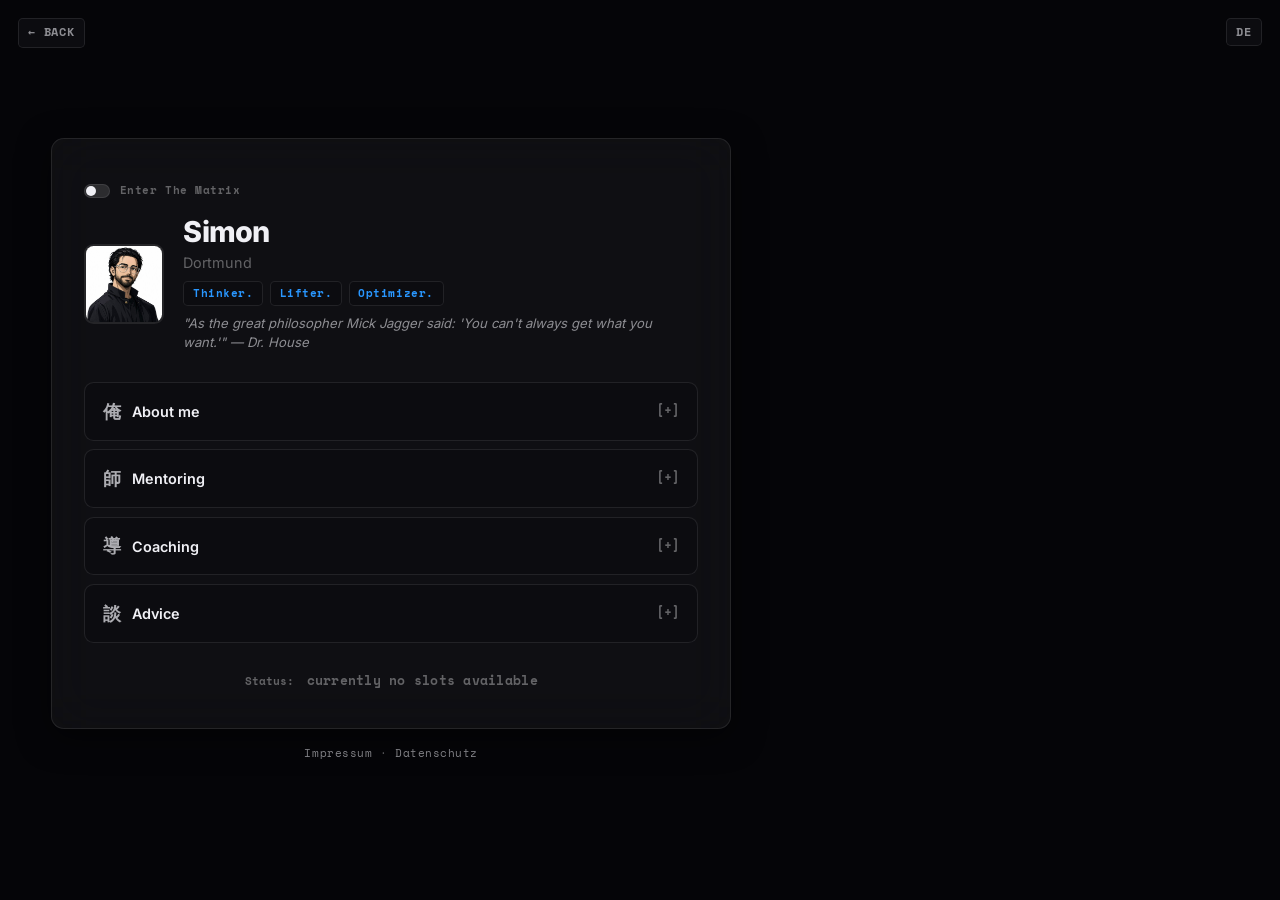
<file: matrix.html>
<!DOCTYPE html>
<html lang="de">
<head>
<meta charset="UTF-8">
<meta name="viewport" content="width=device-width, initial-scale=1.0">
<title>Simon – The Rabbit Hole</title>
<meta name="description" content="Simon aus Dortmund – Coaching, Mentoring und Beratung zu Krafttraining, akademischen Arbeiten und Alltagsentscheidungen.">
<meta name="author" content="Simon Filler">
<meta property="og:title" content="Simon – The Rabbit Hole">
<meta property="og:description" content="Coaching, Mentoring und Beratung – Krafttraining, akademische Begleitung und pragmatische Alltagshilfe.">
<meta property="og:type" content="website">
<meta property="og:image" content="https://simonfiller.eu/avatar.jpg">
<meta name="twitter:card" content="summary">
<link rel="icon" type="image/png" href="favicon.png">
<link rel="stylesheet" href="fonts/fonts.css">
<style>
:root {
    /* Standard (Matrix OFF): Dark Card — neutral/bläulich */
    --bg: #050508;
    --bg-elevated: #0c0c10;
    --surface: rgba(255,255,255,0.045);
    --surface-border: rgba(255,255,255,0.09);
    --surface-hover: rgba(255,255,255,0.07);
    --text: #f0f0f5;
    --text-secondary: #8e8e93;
    --text-muted: #636366;
    --accent: #2997ff;
    --accent-hover: #4dabff;
    --accent-bg: rgba(41,151,255,0.12);
    --divider: rgba(255,255,255,0.07);
    --shadow: rgba(0,0,0,0.5);
    --shadow-hover: rgba(0,0,0,0.7);
    font-size:16px;
}
body.matrix-active {
    --bg: #000000;
    --bg-elevated: #001100;
    --surface: rgba(0,20,0,0.75);
    --surface-border: rgba(0,255,65,0.25);
    --surface-hover: rgba(0,255,65,0.08);
    --text: #e8ffe8;
    --text-secondary: #00aa2a;
    --text-muted: #007a1e;
    --accent: #00ff41;
    --accent-hover: #66ff88;
    --accent-bg: rgba(0,255,65,0.12);
    --divider: rgba(0,255,65,0.12);
}
*, *::before, *::after { margin:0; padding:0; box-sizing:border-box; }
html, body { min-height:100vh; background:var(--bg); color:var(--text); font-family:'Inter', -apple-system, BlinkMacSystemFont, 'Segoe UI', Roboto, Helvetica, Arial, sans-serif; line-height:1.6; overflow-x:hidden; -webkit-font-smoothing:antialiased; }
canvas { position:fixed; inset:0; width:100vw; height:100vh; z-index:1; pointer-events:none; }

/* Back link */
.back-link {
    position:fixed; top:1.1rem; left:1.1rem; z-index:100;
    font-family:'Space Mono', monospace; font-size:.72rem; font-weight:700; text-transform:uppercase; letter-spacing:.06em;
    color:var(--text-secondary); text-decoration:none; transition:color .3s; padding:.3rem .6rem; border-radius:.3rem;
    background:var(--bg-elevated); border:1px solid var(--surface-border);
}
.back-link:hover { color:var(--text); border-color:rgba(255,255,255,0.12); }

/* Lang toggle */
.lang-toggle-matrix {
    position:fixed; top:1.1rem; right:1.1rem; z-index:100;
    font-family:'Space Mono', monospace; font-size:.72rem; font-weight:700; text-transform:uppercase; letter-spacing:.06em;
    color:var(--text-secondary); cursor:pointer; transition:color .3s; padding:.3rem .6rem; border-radius:.3rem;
    background:var(--bg-elevated); border:1px solid var(--surface-border);
}
.lang-toggle-matrix:hover { color:var(--text); border-color:rgba(255,255,255,0.12); }

/* Container */
main { position:relative; z-index:10; width:100%; min-height:100vh; display:flex; align-items:center; justify-content:center; padding:5rem 1.5rem; }
.card { width:min(680px,92vw); }
.card-inner {
    backdrop-filter:blur(24px) saturate(1.3);
    -webkit-backdrop-filter:blur(24px) saturate(1.3);
    background:var(--surface); border:1px solid var(--surface-border); border-radius:.8rem;
    padding:2.2rem 2rem; box-shadow:0 8px 32px var(--shadow); transition:box-shadow .3s;
}
.card-inner:hover { box-shadow:0 12px 40px var(--shadow-hover); }
.legal-links { margin-top:1rem; text-align:center; font-family:'Space Mono', monospace; font-size:.68rem; letter-spacing:.05em; color:var(--text-muted); }
.legal-links a { color:var(--text-secondary); text-decoration:none; transition:color .3s; }
.legal-links a:hover { color:var(--text); }

/* Profile */
.profile-section { display:flex; align-items:center; gap:1.2rem; margin-bottom:1.8rem; text-align:left; }
.avatar { width:80px; height:80px; border-radius:.6rem; overflow:hidden; border:2px solid var(--surface-border); flex-shrink:0; transition:border-color .3s; }
.avatar:hover { border-color:rgba(255,255,255,0.12); }
.avatar img { width:100%; height:100%; object-fit:cover; }
.name { font-size:1.8rem; font-weight:800; letter-spacing:-.03em; line-height:1.1; margin-bottom:.25rem; color:var(--text); }
.tagline { font-size:.9rem; color:var(--text-muted); margin-bottom:.5rem; }
.quote-line { font-size:.82rem; color:var(--text-secondary); font-style:italic; margin-top:.25rem; line-height:1.5; }
.tags {
    display:flex; flex-wrap:wrap; gap:.4rem; margin-top:-.1rem; margin-bottom:.5rem;
}
.tag {
    font-family:'Space Mono', monospace; font-size:.68rem; font-weight:700;
    letter-spacing:.05em; color:var(--accent); background:var(--bg-elevated);
    border:1px solid var(--surface-border); padding:.18rem .55rem; border-radius:.3rem;
    transition:border-color .3s, background .3s; cursor:default;
}
.tag:hover { border-color:rgba(255,255,255,0.12); background:var(--surface-hover); }

/* Accordion */
.btn {
    display:inline-block; font-family:'Space Mono', monospace; font-size:.78rem; font-weight:700;
    text-transform:uppercase; letter-spacing:.06em; padding:.55rem 1.2rem; border-radius:.4rem;
    text-decoration:none; transition:all .3s; border:1px solid var(--accent); color:var(--accent); background:transparent;
}
.btn:hover { background:var(--accent); color:#000; }
.btn-header { margin-left:auto; align-self:flex-start; margin-top:.3rem; flex-shrink:0; }

/* Accordion */
.accordion { display:flex; flex-direction:column; gap:.55rem; }
.accordion-item {
    background:var(--bg-elevated); border:1px solid var(--surface-border); border-radius:.6rem;
    overflow:hidden; transition:background .3s, border-color .3s, transform .25s, box-shadow .25s;
}
.accordion-item:hover { background:var(--surface-hover); border-color:rgba(255,255,255,0.12); transform:translateY(-1px); box-shadow:0 4px 16px var(--shadow-hover); }
.accordion-item[open] { background:var(--surface-hover); border-color:rgba(255,255,255,0.15); }
.accordion-item summary {
    list-style:none; cursor:pointer; padding:.85rem 1.1rem; display:flex; align-items:center; gap:.7rem;
    font-size:.9rem; font-weight:600; user-select:none; color:var(--text); font-family:'Inter', sans-serif;
}
.accordion-item summary::-webkit-details-marker { display:none; }
.accordion-item summary .icon { font-size:1.15rem; opacity:.7; transition:transform .3s, opacity .2s; }
.accordion-item summary .label { flex:1; }
.accordion-item summary .toggle { font-family:'Space Mono', monospace; font-size:.8rem; color:var(--text-muted); transition:color .2s; white-space:nowrap; }
.accordion-item[open] summary .toggle { color:var(--accent); }
.accordion-item[open] summary .icon { transform:scale(1.15); opacity:1; }
.accordion-item .content { padding:.2rem 1.1rem 1.1rem; font-size:.88rem; line-height:1.7; color:var(--text-secondary); animation:content-in .3s ease both; }
.accordion-item .content p { text-align:justify; }

/* Wiki link styled like an accordion summary, but it's just a link */
.wiki-link {
    display:flex; align-items:center; gap:.7rem;
    padding:.85rem 1.1rem;
    font-size:.9rem; font-weight:600;
    color:var(--text); text-decoration:none;
    font-family:'Inter', sans-serif;
}
.wiki-link .icon { font-size:1.15rem; opacity:.7; transition:transform .3s, opacity .2s; }
.wiki-link .label { flex:1; }
.wiki-link .toggle { font-family:'Space Mono', monospace; font-size:.9rem; color:var(--text-muted); transition:transform .3s, color .2s; }
.wiki-link:hover .icon { transform:scale(1.15); opacity:1; }
.wiki-link:hover .toggle { color:var(--accent); transform:translateX(4px); }
@keyframes content-in { from{opacity:0;transform:translateY(-4px)} to{opacity:1;transform:translateY(0)} }

/* Contact */
.contact { margin-top:1.5rem; text-align:center; }
.contact-label { font-family:'Space Mono', monospace; font-size:.7rem; font-weight:700; color:var(--text-muted); margin-right:.5rem; }
.contact a {
    font-family:'Space Mono', monospace; font-size:.8rem; font-weight:700;
    color:var(--text-muted); text-decoration:none; transition:color .3s;
    border-bottom:1px solid var(--surface-border); padding-bottom:.15rem;
}
.contact a:hover { color:var(--accent-hover); border-color:var(--accent-hover); }
.contact-note {
    font-family:'Space Mono', monospace; font-size:.8rem; font-weight:700;
    color:var(--text-muted); letter-spacing:.02em;
}

.card-bg-toggle { margin-bottom:1rem; margin-top:-.2rem; }
.bg-toggle-wrap {
    display:flex; align-items:center; gap:.6rem; margin-top:.5rem;
}
.bg-toggle {
    position:relative; width:26px; height:14px; display:inline-block; cursor:pointer;
}
.bg-toggle input { opacity:0; width:0; height:0; }
.bg-toggle-slider {
    position:absolute; inset:0; background:rgba(255,255,255,0.12); border-radius:999px;
    transition:background .25s;
    border:1px solid var(--surface-border);
}
.bg-toggle-slider::before {
    content:''; position:absolute; height:10px; width:10px; left:1px; top:1px;
    background:var(--text); border-radius:50%; transition:transform .25s;
}
.bg-toggle input:checked + .bg-toggle-slider { background:var(--accent-bg); border-color:var(--accent); opacity:.6; }
.bg-toggle input:checked + .bg-toggle-slider::before { transform:translateX(12px); background:var(--accent); }
.bg-toggle-label {
    font-family:'Space Mono', monospace; font-size:.68rem; font-weight:700;
    letter-spacing:.05em; color:var(--text-muted); user-select:none;
}

/* Scrollbar */
::-webkit-scrollbar { width:4px; }
::-webkit-scrollbar-thumb { background:rgba(255,255,255,0.1); border-radius:2px; }

/* Responsive */
@media(min-width:900px) { main { justify-content:flex-start; padding-left:4vw; } }
@media(max-width:560px) {
    main { padding:4rem 1.2rem; }
    .card-inner { padding:1.6rem; }
    .name { font-size:1.5rem; }
    .avatar { width:64px; height:64px; }
    .profile-section { flex-wrap:wrap; gap:.8rem; }
    .btn-header { margin-left:0; margin-top:0; width:100%; text-align:center; }
}
</style>
</head>
<body>

<a href="index.html" class="back-link">&larr; Back</a>
<button class="lang-toggle-matrix" data-lang-toggle aria-label="Sprache wechseln">EN</button>
<canvas id="landscape-canvas"></canvas>

<main>
  <div class="card">
    <div class="card-inner">
      <div class="bg-toggle-wrap card-bg-toggle">
        <label class="bg-toggle">
          <input type="checkbox" id="bg-toggle">
          <span class="bg-toggle-slider"></span>
        </label>
        <span class="bg-toggle-label">Enter The Matrix</span>
      </div>
      <div class="profile-section">
        <div class="avatar"><img src="avatar.jpg" alt="Profilbild"></div>
        <div>
          <h1 class="name">Simon</h1>
          <p class="tagline">Dortmund</p>
          <div class="tags">
            <span class="tag">Thinker.</span>
            <span class="tag">Lifter.</span>
            <span class="tag">Optimizer.</span>
          </div>
          <p class="quote-line"><em data-i18n="matrix.quote">"Wie schon der große Philosoph Mick Jagger sagte: 'You can't always get what you want.'" — Dr. House</em></p>
        </div>
      </div>

      <div class="accordion">
        <details class="accordion-item">
          <summary><span class="icon">俺</span><span class="label" data-i18n="matrix.about_label">Über mich</span><span class="toggle">[+]</span></summary>
          <div class="content">
            <p data-i18n="matrix.about_body">Ich tüftle gern an Dingen rum, an Problemen, Systemen, Plänen. Hängen bleibe ich an Technik, Japan, Anime, Theologie und Vibecoding. Also Sachen bauen, die funktionieren und sich gut anfühlen. Manchmal klappt das auf Anhieb, manchmal endet's in drei Stunden Stack Overflow.</p>
          </div>
        </details>

        <details class="accordion-item">
          <summary><span class="icon">師</span><span class="label" data-i18n="matrix.mentoring_label">Mentoring</span><span class="toggle">[+]</span></summary>
          <div class="content">
            <p data-i18n="matrix.mentoring_body1">Begleitung bei Hausarbeiten, Bachelor- oder Masterthesis, von der ersten Panik vor der Themenwahl bis zum Abgabe-Knopf.</p>
            <p data-i18n="matrix.mentoring_body2">Schwerpunkt: dass der Prozess sich nicht wie Strafarbeit anfühlt und du am Ende sagen kannst „das hab ich geschrieben". KI darf mitspielen, aber so, dass dein:e Prof beim Lesen nicht nervös wird.</p>
          </div>
        </details>

        <details class="accordion-item">
          <summary><span class="icon">導</span><span class="label" data-i18n="matrix.coaching_label">Coaching</span><span class="toggle">[+]</span></summary>
          <div class="content">
            <p data-i18n="matrix.coaching_body1">Seit Jahren regelmäßig im Gym, Schwerpunkt schweres Krafttraining im Powerlifting-Stil. Ich helf dir, einen Plan zu finden, der zu dir passt, dabei sauber zu heben (Knie nicht nach innen, Rücken keine Banane) und nicht alle zwei Wochen das System zu wechseln, weil auf Instagram was Neues kursiert.</p>
            <p data-i18n="matrix.coaching_body2">Plus: Essen, das deinen Trainingseinsatz nicht sabotiert. Ziel ist nicht, sich täglich selbst zu besiegen, das verliert man meistens. Ziel ist, dranzubleiben.</p>
          </div>
        </details>

        <details class="accordion-item">
          <summary><span class="icon">談</span><span class="label" data-i18n="matrix.advice_label">Beratung</span><span class="toggle">[+]</span></summary>
          <div class="content">
            <p data-i18n="matrix.advice_body1">Hilfe bei den Sachen, bei denen man als Erwachsene:r angeblich eigenständig durchblickt: ETF oder lieber nicht? Welches Handy? Lohnt sich der Stromanbieter-Wechsel?</p>
            <p data-i18n="matrix.advice_body2">Statt fertiger Antworten zeig ich dir, wo ich nachgeguckt hätte und worauf zu achten ist, damit du beim nächsten Mal nicht wieder fragen musst.</p>
          </div>
        </details>

        <!-- Wiki-Link ausgeblendet bis wiki.html mit Inhalt gefuellt ist. Zum Aktivieren einfach diese Kommentartags entfernen.
        <a class="accordion-item wiki-link" href="wiki.html">
          <span class="icon">本</span><span class="label">Wiki &amp; Empfehlungen</span><span class="toggle">→</span>
        </a>
        -->
      </div>

      <div class="contact" id="contact">
        <span class="contact-label" data-i18n="matrix.status_label">Status:</span>
        <span class="contact-note" data-i18n="matrix.status_note">aktuell keine Slots verfügbar</span>
      </div>
    </div>
    <nav class="legal-links"><a href="impress.html">Impressum</a> · <a href="datenschutz.html">Datenschutz</a></nav>
  </div>
</main>

<script>
/* === Matrix Digital Rain (discrete stepping) === */
const c = document.getElementById('landscape-canvas');
const x = c.getContext('2d');
const CELL_W = 22;
const CELL_H = 22;
const K = 'アイウエオカキクケコサシスセソタチツテトナニヌネノハヒフヘホマミムメモヤユヨラリルレロワヲンガギグゲゴザジズゼゾダヂヅデドバビブベボパピプペポ';
const L = '0123456789ABCDEFGHIJKLMNOPQRSTUVWXYZabcdefghijklmnopqrstuvwxyz';
function rc(){const p=Math.random()<0.85?K:L;return p[Math.floor(Math.random()*p.length)];}
let cols, drops, W, H, running=false, animFrameId=null;
function resize(){
  W=window.innerWidth; H=window.innerHeight;
  c.width=W; c.height=H;
  cols=Math.ceil(W/CELL_W);
  drops=[];
  for(let i=0;i<cols;i++){
    const headRow = -Math.floor(Math.random()*H/CELL_H)-Math.floor(Math.random()*30);
    const len = 10+Math.floor(Math.random()*22);
    const interval = 2+Math.floor(Math.random()*5);
    const chars=[];
    for(let j=0;j<len;j++) chars.push({ch:rc(),age:0,mut:5+Math.floor(Math.random()*12)});
    drops.push({x:i*CELL_W+2,headRow:headRow,interval:interval,tick:Math.floor(Math.random()*interval),len:len,chars:chars,dead:false});
  }
  if(!running){ x.fillStyle='#050508'; x.fillRect(0,0,W,H); }
}
window.addEventListener('resize', resize);
function draw(){
  x.fillStyle='rgba(0,0,0,0.22)';
  x.fillRect(0,0,W,H);
  for(let i=0;i<drops.length;i++){
    const d=drops[i];
    d.tick++;
    if(d.tick>=d.interval){
      d.tick=0; d.headRow++;
      d.chars.unshift({ch:rc(),age:0,mut:5+Math.floor(Math.random()*12)});
      if(d.chars.length>d.len) d.chars.pop();
    }
    for(let j=0;j<d.chars.length;j++){
      const ch=d.chars[j];
      ch.age++;
      const row=d.headRow-j;
      const ty=row*CELL_H;
      if(ty<-CELL_H||ty>H+CELL_H) continue;
      if(ch.age>ch.mut){ch.ch=rc();ch.age=0;ch.mut=5+Math.floor(Math.random()*15);}
      if(j===0){x.font='bold 16px "Noto Sans JP","Courier New",monospace';x.fillStyle='#e8ffe8';x.fillText(ch.ch,d.x,ty);}
      else if(j<3){x.font='16px "Noto Sans JP","Courier New",monospace';x.fillStyle='rgba(100,255,130,'+(0.9-j*0.25)+')';x.fillText(ch.ch,d.x,ty);}
      else if(j<d.len){const a=0.55-(j-3)*0.04;if(a<=0)continue;x.font='16px "Noto Sans JP","Courier New",monospace';x.fillStyle='rgba(0,200,50,'+a+')';x.fillText(ch.ch,d.x,ty);}
    }
    if((d.headRow-d.len)*CELL_H>H+CELL_H){
      d.headRow=-Math.floor(Math.random()*20);d.interval=2+Math.floor(Math.random()*5);d.len=10+Math.floor(Math.random()*22);
      d.chars=[];for(let j=0;j<d.len;j++)d.chars.push({ch:rc(),age:0,mut:5+Math.floor(Math.random()*12)});
    }
  }
}
function tick(){ if(!running) return; draw(); animFrameId=requestAnimationFrame(tick); }
resize();

const bgToggle=document.getElementById('bg-toggle');
bgToggle.addEventListener('change',()=>{
  running=bgToggle.checked;
  if(running){ document.body.classList.add('matrix-active'); tick(); }
  else {
    document.body.classList.remove('matrix-active');
    if(animFrameId){ cancelAnimationFrame(animFrameId); animFrameId=null; }
    x.clearRect(0,0,W,H);
  }
});

/* Accordion */
document.querySelectorAll('.accordion-item').forEach(function(item){
  item.addEventListener('toggle',function(){
    const t=item.querySelector('.toggle');
    if(item.open)t.textContent='[-]';else t.textContent='[+]';});
});
</script>
<script src="i18n.js?v=2"></script>

</body>
</html>
</file>
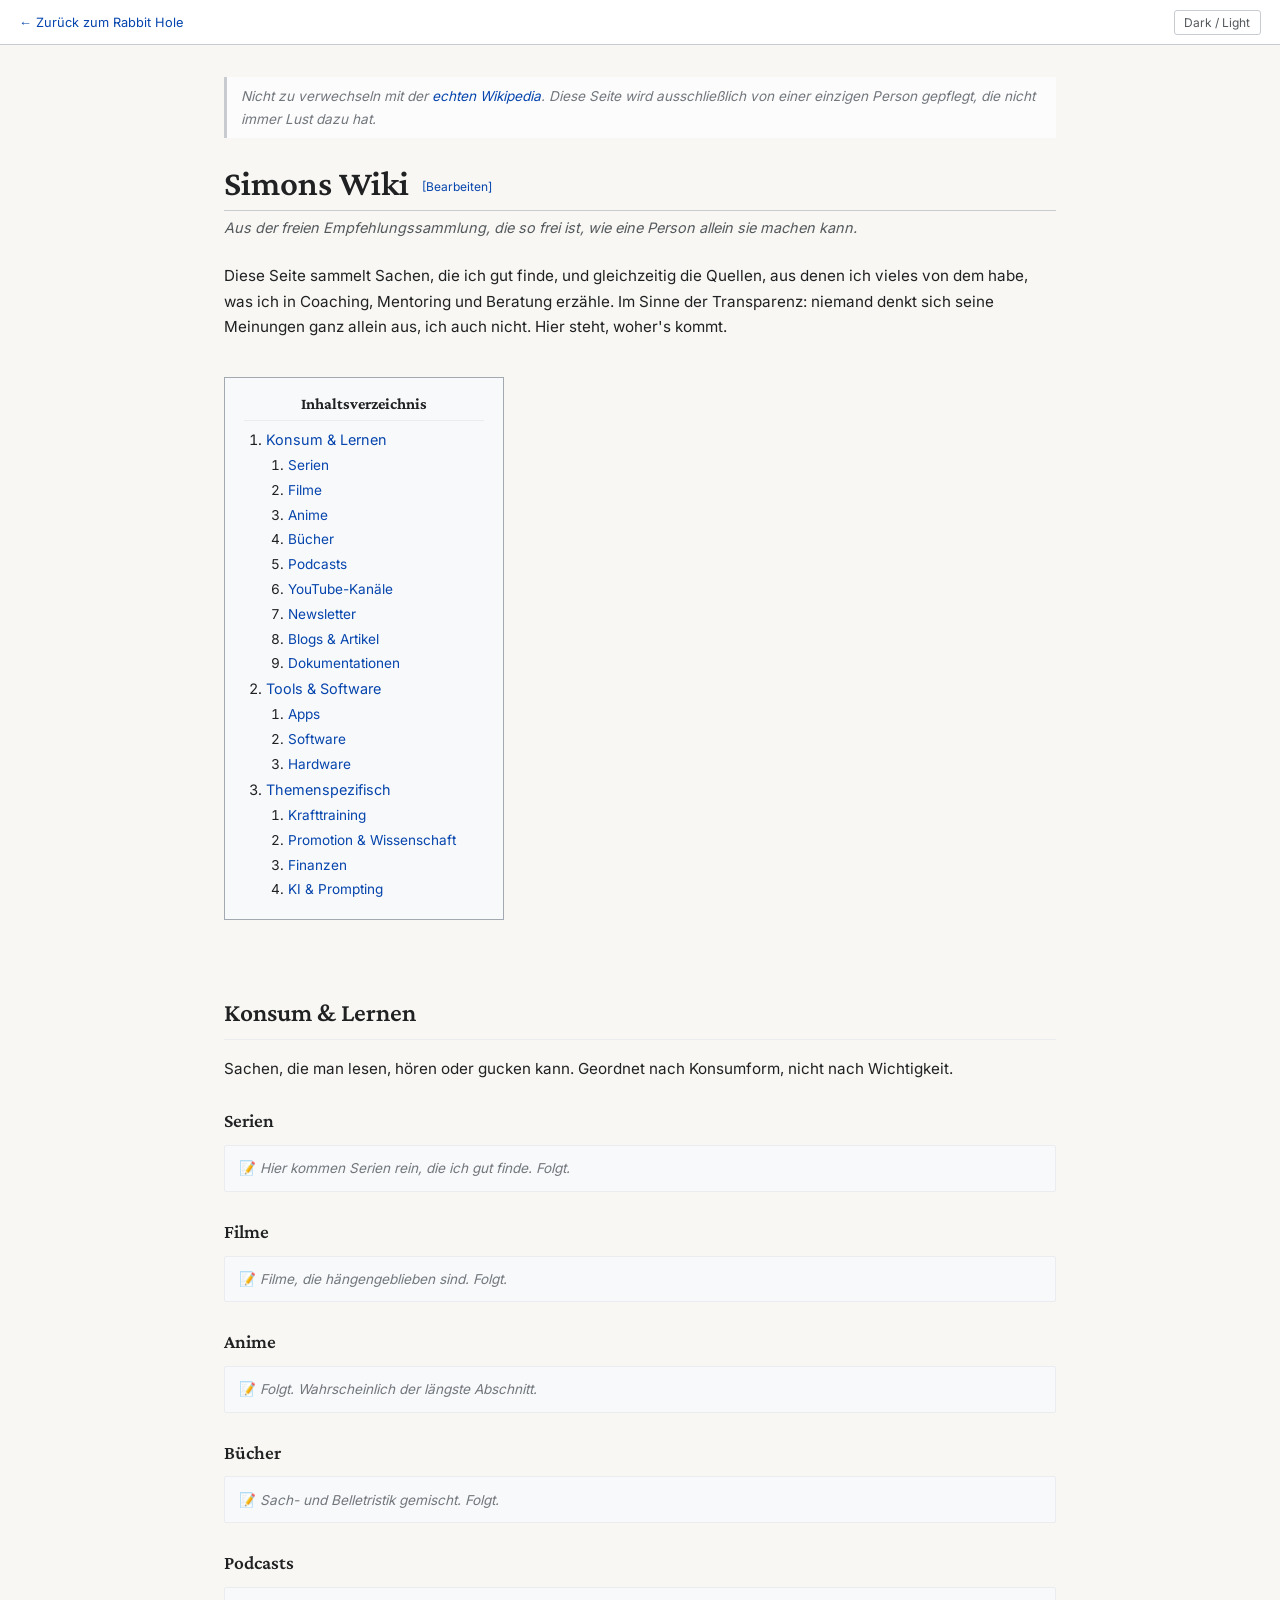
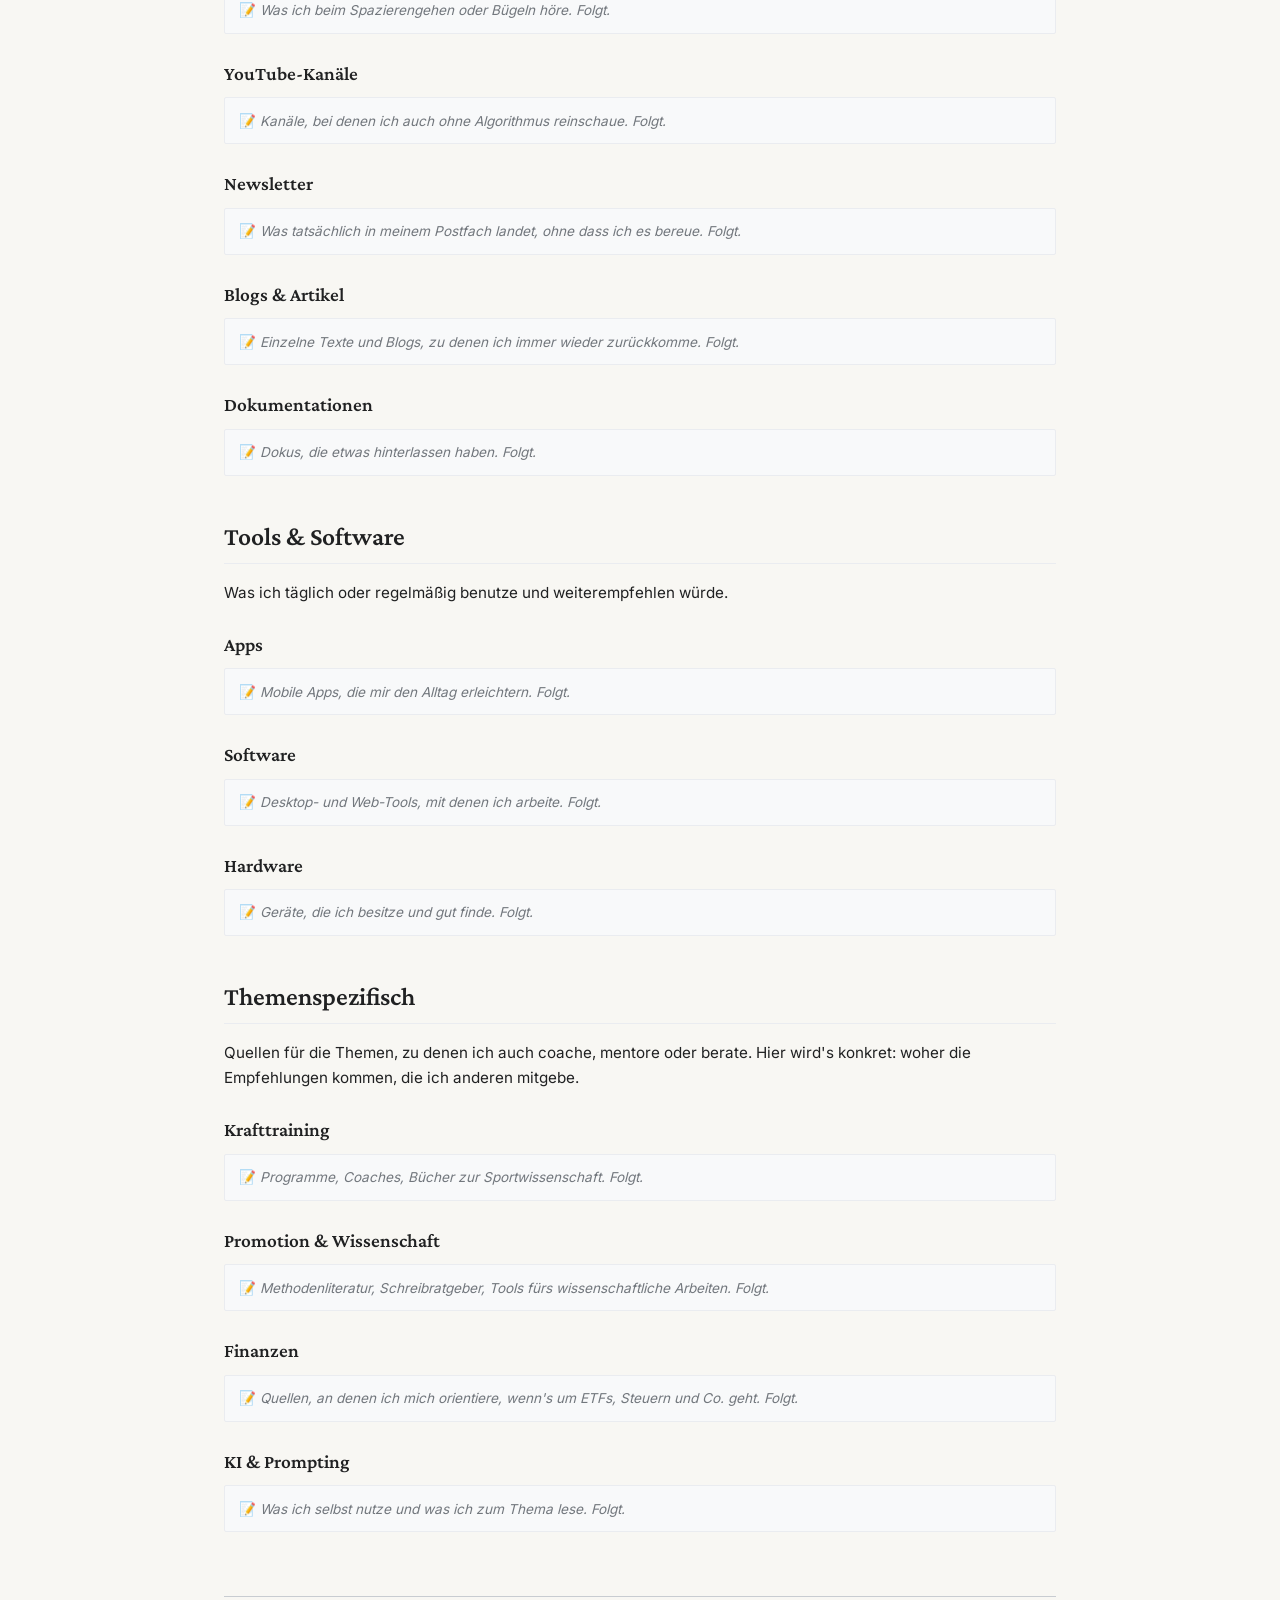
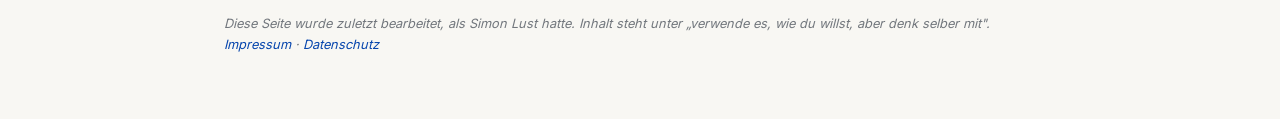
<file: wiki.html>
<!DOCTYPE html>
<html lang="de">
<head>
<meta charset="UTF-8">
<meta name="viewport" content="width=device-width, initial-scale=1.0">
<title>Simons Wiki – Empfehlungssammlung</title>
<meta name="description" content="Simons persönliche Empfehlungssammlung im Wiki-Stil: Filme, Bücher, Podcasts, Tools und mehr. Quellen, woher mein Wissen kommt.">
<meta name="author" content="Simon Filler">
<meta property="og:title" content="Simons Wiki – Empfehlungssammlung">
<meta property="og:description" content="Persönliche Empfehlungssammlung: Filme, Bücher, Podcasts, Tools und mehr.">
<meta property="og:type" content="website">
<meta name="twitter:card" content="summary">
<link rel="icon" type="image/png" href="favicon.png">
<link rel="stylesheet" href="fonts/fonts.css">
<script>
(function(){
    try {
        var saved = localStorage.getItem('theme');
        var dark = saved === 'dark' || (saved === null && window.matchMedia('(prefers-color-scheme: dark)').matches);
        if (dark) document.documentElement.classList.add('dark');
    } catch(e){}
})();
</script>
<style>
:root {
    --bg: #f8f7f3;
    --bg-elevated: #ffffff;
    --text: #202122;
    --text-secondary: #54595d;
    --text-muted: #72777d;
    --link: #0645ad;
    --link-visited: #0b0080;
    --link-hover: #3366bb;
    --border: #c8ccd1;
    --border-soft: #eaecf0;
    --box-bg: #f8f9fa;
    --box-border: #a2a9b1;
    --hatnote-bg: #fcfcfc;
    font-size: 16px;
}
html.dark {
    --bg: #1a1a1c;
    --bg-elevated: #222226;
    --text: #e8e6e3;
    --text-secondary: #a8a8a8;
    --text-muted: #888;
    --link: #6ea3ff;
    --link-visited: #b18aff;
    --link-hover: #9bbcff;
    --border: #3a3a3f;
    --border-soft: #2a2a2e;
    --box-bg: #25252a;
    --box-border: #3a3a3f;
    --hatnote-bg: #1f1f22;
}

*, *::before, *::after { margin:0; padding:0; box-sizing:border-box; }
html { scroll-behavior:smooth; }
body {
    background: var(--bg);
    color: var(--text);
    font-family: 'Inter', -apple-system, BlinkMacSystemFont, sans-serif;
    line-height: 1.65;
    min-height: 100vh;
    transition: background .3s, color .3s;
}

/* ─── Top bar ─── */
.top-bar {
    border-bottom: 1px solid var(--border);
    background: var(--bg-elevated);
    padding: .6rem 1.2rem;
    display: flex;
    align-items: center;
    gap: 1rem;
    font-size: .8rem;
    transition: background .3s, border-color .3s;
}
.top-bar a {
    color: var(--link);
    text-decoration: none;
}
.top-bar a:hover { text-decoration: underline; }
.top-bar .spacer { flex: 1; }
.theme-btn {
    border: 1px solid var(--border);
    background: transparent;
    color: var(--text-secondary);
    font-family: inherit;
    font-size: .75rem;
    padding: .25rem .6rem;
    border-radius: 3px;
    cursor: pointer;
    transition: all .2s;
}
.theme-btn:hover { background: var(--box-bg); color: var(--text); }

/* ─── Layout ─── */
main {
    max-width: 880px;
    margin: 0 auto;
    padding: 2rem 1.5rem 4rem;
}

/* ─── Hatnote ─── */
.hatnote {
    background: var(--hatnote-bg);
    border-left: 3px solid var(--border);
    padding: .5rem .9rem;
    font-size: .85rem;
    color: var(--text-muted);
    font-style: italic;
    margin-bottom: 1.5rem;
}
.hatnote a { color: var(--link); }

/* ─── Headings ─── */
h1, h2, h3 {
    font-family: 'Crimson Pro', 'Linux Libertine', Georgia, serif;
    font-weight: 600;
    color: var(--text);
}
h1 {
    font-size: 2.2rem;
    border-bottom: 1px solid var(--border);
    padding-bottom: .35rem;
    margin-bottom: .3rem;
    line-height: 1.2;
}
.subtitle {
    font-size: .9rem;
    color: var(--text-secondary);
    margin-bottom: 1.5rem;
    font-style: italic;
}
h2 {
    font-size: 1.6rem;
    border-bottom: 1px solid var(--border-soft);
    padding-bottom: .3rem;
    margin-top: 2.5rem;
    margin-bottom: 1rem;
}
h3 {
    font-size: 1.2rem;
    margin-top: 1.5rem;
    margin-bottom: .5rem;
    font-weight: 600;
}

/* ─── Toc box ─── */
.toc {
    background: var(--box-bg);
    border: 1px solid var(--box-border);
    padding: .8rem 1.2rem 1rem;
    margin: 1.5rem 0 2rem;
    display: inline-block;
    min-width: 280px;
    max-width: 100%;
}
.toc-title {
    font-family: 'Crimson Pro', serif;
    font-size: 1rem;
    font-weight: 700;
    margin-bottom: .4rem;
    text-align: center;
    border-bottom: 1px solid var(--border-soft);
    padding-bottom: .2rem;
}
.toc ol {
    list-style-position: inside;
    font-size: .9rem;
    padding-left: .3rem;
}
.toc ol ol {
    padding-left: 1.4rem;
    margin-top: .15rem;
    font-size: .85rem;
}
.toc li { margin: .15rem 0; }
.toc a {
    color: var(--link);
    text-decoration: none;
}
.toc a:hover { text-decoration: underline; }

/* ─── Body text & links ─── */
p { margin-bottom: .9rem; font-size: .95rem; }
a { color: var(--link); text-decoration: none; }
a:hover { text-decoration: underline; color: var(--link-hover); }
a:visited { color: var(--link-visited); }
html.dark a:visited { color: var(--link-visited); }

ul.refs {
    list-style: none;
    padding-left: 0;
    margin: .5rem 0 1rem;
}
ul.refs li {
    padding: .35rem 0;
    border-bottom: 1px dashed var(--border-soft);
    font-size: .92rem;
}
ul.refs li:last-child { border-bottom: none; }
ul.refs .comment {
    display: block;
    color: var(--text-secondary);
    font-size: .85rem;
    margin-top: .15rem;
    font-style: italic;
}

/* ─── Stub-Box (Platzhalter) ─── */
.stub {
    background: var(--box-bg);
    border: 1px solid var(--border-soft);
    padding: .7rem .9rem;
    font-size: .85rem;
    color: var(--text-muted);
    font-style: italic;
    border-radius: 2px;
    margin: .5rem 0 1rem;
}
.stub::before {
    content: "📝 ";
    font-style: normal;
}

/* ─── Footer ─── */
.footer {
    margin-top: 4rem;
    padding-top: 1rem;
    border-top: 1px solid var(--border);
    font-size: .8rem;
    color: var(--text-muted);
    font-style: italic;
}

/* ─── Edit-Spaß ─── */
.fake-edit {
    font-size: .75rem;
    color: var(--link);
    text-decoration: none;
    margin-left: .4rem;
    font-family: 'Inter', sans-serif;
    font-style: normal;
    font-weight: 400;
    vertical-align: middle;
}
.fake-edit:hover { text-decoration: underline; }
.fake-edit::before { content: "["; }
.fake-edit::after { content: "]"; }

/* ─── Responsive ─── */
@media (max-width: 600px) {
    main { padding: 1.5rem 1rem 3rem; }
    h1 { font-size: 1.7rem; }
    h2 { font-size: 1.35rem; }
    h3 { font-size: 1.1rem; }
    .toc { min-width: 0; width: 100%; }
}
</style>
</head>
<body>

<div class="top-bar">
    <a href="matrix.html">← Zurück zum Rabbit Hole</a>
    <span class="spacer"></span>
    <button class="theme-btn" id="theme-toggle" aria-label="Theme wechseln">Dark / Light</button>
</div>

<main>

<div class="hatnote">
    Nicht zu verwechseln mit der <a href="https://de.wikipedia.org" target="_blank" rel="noopener">echten Wikipedia</a>. Diese Seite wird ausschließlich von einer einzigen Person gepflegt, die nicht immer Lust dazu hat.
</div>

<h1>Simons Wiki <a href="#" class="fake-edit" onclick="alert('Bearbeiten ist Simons Privileg.'); return false;">Bearbeiten</a></h1>
<p class="subtitle">Aus der freien Empfehlungssammlung, die so frei ist, wie eine Person allein sie machen kann.</p>

<p>Diese Seite sammelt Sachen, die ich gut finde, und gleichzeitig die Quellen, aus denen ich vieles von dem habe, was ich in Coaching, Mentoring und Beratung erzähle. Im Sinne der Transparenz: niemand denkt sich seine Meinungen ganz allein aus, ich auch nicht. Hier steht, woher's kommt.</p>

<!-- ─── TOC ─── -->
<div class="toc">
    <div class="toc-title">Inhaltsverzeichnis</div>
    <ol>
        <li><a href="#konsum">Konsum &amp; Lernen</a>
            <ol>
                <li><a href="#serien">Serien</a></li>
                <li><a href="#filme">Filme</a></li>
                <li><a href="#anime">Anime</a></li>
                <li><a href="#buecher">Bücher</a></li>
                <li><a href="#podcasts">Podcasts</a></li>
                <li><a href="#youtube">YouTube-Kanäle</a></li>
                <li><a href="#newsletter">Newsletter</a></li>
                <li><a href="#blogs">Blogs &amp; Artikel</a></li>
                <li><a href="#dokus">Dokumentationen</a></li>
            </ol>
        </li>
        <li><a href="#tools">Tools &amp; Software</a>
            <ol>
                <li><a href="#apps">Apps</a></li>
                <li><a href="#software">Software</a></li>
                <li><a href="#hardware">Hardware</a></li>
            </ol>
        </li>
        <li><a href="#themen">Themenspezifisch</a>
            <ol>
                <li><a href="#krafttraining">Krafttraining</a></li>
                <li><a href="#wissenschaft">Promotion &amp; Wissenschaft</a></li>
                <li><a href="#finanzen">Finanzen</a></li>
                <li><a href="#ki">KI &amp; Prompting</a></li>
            </ol>
        </li>
    </ol>
</div>

<!-- ═══════════════════════════════════════════ -->
<h2 id="konsum">Konsum &amp; Lernen</h2>
<p>Sachen, die man lesen, hören oder gucken kann. Geordnet nach Konsumform, nicht nach Wichtigkeit.</p>

<h3 id="serien">Serien</h3>
<div class="stub">Hier kommen Serien rein, die ich gut finde. Folgt.</div>

<h3 id="filme">Filme</h3>
<div class="stub">Filme, die hängengeblieben sind. Folgt.</div>

<h3 id="anime">Anime</h3>
<div class="stub">Folgt. Wahrscheinlich der längste Abschnitt.</div>

<h3 id="buecher">Bücher</h3>
<div class="stub">Sach- und Belletristik gemischt. Folgt.</div>

<h3 id="podcasts">Podcasts</h3>
<div class="stub">Was ich beim Spazierengehen oder Bügeln höre. Folgt.</div>

<h3 id="youtube">YouTube-Kanäle</h3>
<div class="stub">Kanäle, bei denen ich auch ohne Algorithmus reinschaue. Folgt.</div>

<h3 id="newsletter">Newsletter</h3>
<div class="stub">Was tatsächlich in meinem Postfach landet, ohne dass ich es bereue. Folgt.</div>

<h3 id="blogs">Blogs &amp; Artikel</h3>
<div class="stub">Einzelne Texte und Blogs, zu denen ich immer wieder zurückkomme. Folgt.</div>

<h3 id="dokus">Dokumentationen</h3>
<div class="stub">Dokus, die etwas hinterlassen haben. Folgt.</div>

<!-- ═══════════════════════════════════════════ -->
<h2 id="tools">Tools &amp; Software</h2>
<p>Was ich täglich oder regelmäßig benutze und weiterempfehlen würde.</p>

<h3 id="apps">Apps</h3>
<div class="stub">Mobile Apps, die mir den Alltag erleichtern. Folgt.</div>

<h3 id="software">Software</h3>
<div class="stub">Desktop- und Web-Tools, mit denen ich arbeite. Folgt.</div>

<h3 id="hardware">Hardware</h3>
<div class="stub">Geräte, die ich besitze und gut finde. Folgt.</div>

<!-- ═══════════════════════════════════════════ -->
<h2 id="themen">Themenspezifisch</h2>
<p>Quellen für die Themen, zu denen ich auch coache, mentore oder berate. Hier wird's konkret: woher die Empfehlungen kommen, die ich anderen mitgebe.</p>

<h3 id="krafttraining">Krafttraining</h3>
<div class="stub">Programme, Coaches, Bücher zur Sportwissenschaft. Folgt.</div>

<h3 id="wissenschaft">Promotion &amp; Wissenschaft</h3>
<div class="stub">Methodenliteratur, Schreibratgeber, Tools fürs wissenschaftliche Arbeiten. Folgt.</div>

<h3 id="finanzen">Finanzen</h3>
<div class="stub">Quellen, an denen ich mich orientiere, wenn's um ETFs, Steuern und Co. geht. Folgt.</div>

<h3 id="ki">KI &amp; Prompting</h3>
<div class="stub">Was ich selbst nutze und was ich zum Thema lese. Folgt.</div>

<!-- ─── Footer ─── -->
<div class="footer">
    Diese Seite wurde zuletzt bearbeitet, als Simon Lust hatte. Inhalt steht unter „verwende es, wie du willst, aber denk selber mit".<br>
    <a href="impress.html">Impressum</a> · <a href="datenschutz.html">Datenschutz</a>
</div>

</main>

<script>
const toggle = document.getElementById('theme-toggle');
const root = document.documentElement;
const media = window.matchMedia('(prefers-color-scheme: dark)');

function setTheme(dark, persist) {
    root.classList.toggle('dark', dark);
    if (persist) localStorage.setItem('theme', dark ? 'dark' : 'light');
}

toggle.addEventListener('click', () => setTheme(!root.classList.contains('dark'), true));

media.addEventListener('change', (e) => {
    if (!localStorage.getItem('theme')) setTheme(e.matches, false);
});
</script>

</body>
</html>
</file>
<file: fonts/fonts.css>
/* Lokal gehostete Fonts (latin-Subset via Fontsource), SIL Open Font License 1.1 */
@font-face { font-family:'Inter'; font-style:normal; font-weight:100 900; font-display:swap; src:url(inter.woff2) format('woff2'); }
@font-face { font-family:'Crimson Pro'; font-style:normal; font-weight:200 900; font-display:swap; src:url(crimson-pro.woff2) format('woff2'); }
@font-face { font-family:'Space Mono'; font-style:normal; font-weight:400; font-display:swap; src:url(space-mono-400.woff2) format('woff2'); }
@font-face { font-family:'Space Mono'; font-style:normal; font-weight:700; font-display:swap; src:url(space-mono-700.woff2) format('woff2'); }
</file>
<file: style.css>
/* ─── CSS Variables ─── */
:root {
    /* Light mode (default) */
    --bg: #fafafa;
    --bg-elevated: #f2f2f7;
    --surface: #ffffff;
    --surface-border: rgba(0,0,0,0.07);
    --surface-hover: rgba(0,0,0,0.035);
    --text: #1d1d1f;
    --text-secondary: #6e6e73;
    --text-muted: #86868b;
    --accent: #3f6b58;
    --accent-hover: #2c5040;
    --accent-bg: rgba(63,107,88,0.1);
    --divider: rgba(0,0,0,0.07);
    --shadow: rgba(0,0,0,0.04);
    --shadow-hover: rgba(0,0,0,0.08);
    --nav-bg: rgba(250,250,250,0.85);
    --ring: rgba(0,0,0,0.06);
    --serif:'Crimson Pro', Georgia, serif;
    font-size:16px;
}

html.dark {
    --bg: #0d0d0f;
    --bg-elevated: #151518;
    --surface: #1c1c20;
    --surface-border: rgba(255,255,255,0.06);
    --surface-hover: rgba(255,255,255,0.08);
    --text: #f5f5f7;
    --text-secondary: #86868b;
    --text-muted: #a0a0a5;
    --accent: #8fc1a9;
    --accent-hover: #aed4c1;
    --accent-bg: rgba(143,193,169,0.12);
    --divider: rgba(255,255,255,0.07);
    --shadow: rgba(0,0,0,0.3);
    --shadow-hover: rgba(0,0,0,0.5);
    --nav-bg: rgba(13,13,15,0.8);
    --ring: rgba(255,255,255,0.12);
}

/* ─── Reset ─── */
*, *::before, *::after { margin:0; padding:0; box-sizing:border-box; }
html { scroll-behavior:smooth; -webkit-font-smoothing:antialiased; -moz-osx-font-smoothing:grayscale; }
body {
    font-family:'Inter', -apple-system, BlinkMacSystemFont, 'Segoe UI', Roboto, Helvetica, Arial, sans-serif;
    background:var(--bg); color:var(--text); line-height:1.6; font-weight:400; min-height:100vh;
    transition:background .4s ease, color .4s ease;
}

/* ─── Fokus ─── */
:where(a, button, input):focus-visible { outline:2px solid var(--accent); outline-offset:3px; }

/* ─── Navigation ─── */
.nav-left { display:flex; align-items:center; gap:.5rem; }
.nav-spacer { width:36px; }

.lang-toggle {
    font-family:'Space Mono', monospace; font-size:.65rem; font-weight:700;
    letter-spacing:.05em; color:var(--text-secondary);
    background:var(--surface); border:1px solid var(--surface-border); border-radius:50%;
    width:36px; height:36px; cursor:pointer; transition:all .3s;
}
.lang-toggle:hover { border-color:var(--text-secondary); color:var(--text); }

.top-nav {
    position:fixed; top:0; left:0; right:0; z-index:100;
    display:flex; align-items:center; justify-content:space-between;
    padding:.8rem 1.5rem;
    background:var(--nav-bg);
    backdrop-filter:blur(20px) saturate(1.2);
    -webkit-backdrop-filter:blur(20px) saturate(1.2);
    border-bottom:1px solid var(--divider);
    transition:background .3s, border-color .3s, box-shadow .3s;
}
.top-nav.scrolled { box-shadow:0 4px 20px var(--shadow); }
.nav-links { display:flex; gap:2rem; align-items:center; margin:0 auto; }

.nav-link {
    font-size:.72rem; font-weight:500; letter-spacing:.05em; text-transform:uppercase;
    color:var(--text-secondary); text-decoration:none; transition:color .3s; position:relative;
}
.nav-link:hover, .nav-link.active { color:var(--text); }
.nav-link::after {
    content:''; position:absolute; bottom:-4px; left:0; width:0; height:1.5px;
    background:var(--accent); transition:width .3s ease;
}
.nav-link:hover::after, .nav-link.active::after { width:100%; }

/* Theme toggle */
.theme-toggle {
    width:36px; height:36px; border-radius:50%; border:1px solid var(--surface-border);
    background:var(--surface);
    display:flex; align-items:center; justify-content:center;
    cursor:pointer; position:relative; overflow:hidden;
    transition:background .3s, border-color .3s, transform .15s;
}
.theme-toggle:hover { transform:scale(1.05); }
.theme-toggle:active { transform:scale(.95); }
.theme-toggle .icon-sun,
.theme-toggle .icon-moon {
    position:absolute; font-size:16px; transition:transform .4s ease, opacity .3s;
}
.theme-toggle .icon-sun  { color:#f5a623; }
.theme-toggle .icon-moon { color:#a0a0a5; opacity:0; transform:translateY(20px) rotate(-90deg); }

html.dark .theme-toggle .icon-sun  { opacity:0; transform:translateY(-20px) rotate(90deg); }
html.dark .theme-toggle .icon-moon { opacity:1; transform:translateY(0) rotate(0); }

/* ─── Layout ─── */
main { display:flex; flex-direction:column; }
.section { width:100%; padding:6rem 1.5rem; display:flex; justify-content:center; }
.section-inner { width:100%; max-width:740px; }
.section-alt { background:var(--bg-elevated); border-top:1px solid var(--divider); border-bottom:1px solid var(--divider); transition:background .4s; }

.section-label {
    font-family:'Space Mono', monospace;
    font-size:.7rem; font-weight:700; text-transform:uppercase; letter-spacing:.1em; color:var(--accent); margin-bottom:.8rem;
}
.section-title {
    font-family:var(--serif); font-size:clamp(2.1rem, 4.5vw, 3.1rem); font-weight:600; letter-spacing:-.01em; line-height:1.1; margin-bottom:3rem;
}
.section-subtitle { color:var(--text-secondary); font-size:1.05rem; line-height:1.65; margin-bottom:3rem; max-width:520px; }

/* ─── Hero ─── */
.hero {
    min-height:100vh; display:flex; align-items:center; justify-content:center; padding:7rem 1.5rem 5rem;
    background:radial-gradient(ellipse 60% 50% at 75% 40%, var(--accent-bg), transparent 70%);
}
.hero-inner {
    width:100%; max-width:740px; display:grid; grid-template-columns:1fr auto; align-items:center; gap:2.5rem 3rem;
    animation:hero-in 1s cubic-bezier(.22,1,.36,1) both;
}
@keyframes hero-in { from{opacity:0;transform:translateY(20px)} to{opacity:1;transform:translateY(0)} }

.hero-avatar {
    display:block; width:220px; height:220px; border-radius:50%; object-fit:cover;
    border:4px solid var(--surface); box-shadow:0 12px 40px var(--shadow-hover);
}
.hero-name { font-family:var(--serif); font-size:clamp(2.9rem, 7vw, 4.3rem); font-weight:600; letter-spacing:-.015em; line-height:1; margin-bottom:.6rem; }
.hero-role { font-size:.95rem; font-weight:500; color:var(--text-secondary); margin-bottom:1.2rem; }
.hero-bio  { font-size:1.1rem; color:var(--text); line-height:1.65; margin-bottom:2rem; max-width:30em; }

.hero-affiliation {
    display:inline-flex; align-items:center; gap:.4rem; font-size:.8rem; color:var(--text-secondary);
    background:var(--surface); border:1px solid var(--surface-border); padding:.3rem .9rem; border-radius:2rem; margin-bottom:1.5rem;
    transition:background .3s, border-color .3s;
}
.hero-affiliation .dot { opacity:.4; }

.hero-actions { display:flex; gap:.8rem; flex-wrap:wrap; }

.hero-stats {
    grid-column:1 / -1; list-style:none; display:grid; grid-template-columns:repeat(3, 1fr); gap:1.5rem;
    padding-top:2rem; border-top:1px solid var(--divider);
}
.hero-stats li { display:flex; flex-direction:column; gap:.25rem; }
.hero-stats strong { font-family:var(--serif); font-size:clamp(1.7rem, 3.5vw, 2.2rem); font-weight:600; letter-spacing:-.01em; line-height:1.1; }
.hero-stats span { font-size:.8rem; color:var(--text-secondary); line-height:1.4; }

@media(max-width:720px){
    .hero-inner { grid-template-columns:1fr; }
    .avatar-wrap { grid-row:1; justify-self:start; }
    .hero-avatar { width:120px; height:120px; }
    .hero-affiliation { display:inline-block; border-radius:1rem; }
}
@media(max-width:560px){
    .hero-stats { grid-template-columns:1fr; gap:.9rem; }
    .hero-stats li { flex-direction:row; align-items:baseline; gap:.6rem; }
    .hero-stats strong { font-size:1.5rem; white-space:nowrap; }
    .hero-stats span { font-size:.85rem; }
}

.btn {
    display:inline-flex; align-items:center; gap:.4rem; padding:.65rem 1.4rem; border-radius:.5rem;
    font-size:.88rem; font-weight:600; text-decoration:none; transition:all .25s ease; letter-spacing:-.01em;
    cursor:pointer; border:1.5px solid transparent;
}
.btn-primary { background:var(--text); color:var(--bg); }
.btn-primary:hover { opacity:.85; }
.btn-ghost { background:transparent; color:var(--text); border:1.5px solid var(--surface-border); }
.btn-ghost:hover { background:var(--surface-hover); border-color:var(--text-secondary); }

/* ─── Research ─── */
.research-grid { display:grid; grid-template-columns:repeat(2, 1fr); gap:1.25rem; }
@media(max-width:860px){ .research-grid { grid-template-columns:1fr; } }
.research-card {
    background:var(--surface); border:1px solid var(--surface-border); border-radius:.8rem;
    padding:1.8rem 2rem; transition:transform .25s, box-shadow .25s, background .3s, border-color .3s;
}
.research-card:hover { transform:translateY(-2px); box-shadow:0 8px 28px var(--shadow-hover); }
.research-tag {
    display:inline-block; font-family:'Space Mono', monospace; font-size:.65rem; font-weight:700;
    text-transform:uppercase; letter-spacing:.08em; color:var(--accent); background:var(--accent-bg);
    padding:.25rem .6rem; border-radius:.25rem; margin-bottom:.8rem;
}
.card-tags {
    display:flex; justify-content:space-between; align-items:flex-start; margin-bottom:.8rem;
}
.card-tags .research-tag { margin-bottom:0; }
.research-status {
    display:inline-block; font-family:'Space Mono', monospace; font-size:.65rem; font-weight:700;
    text-transform:uppercase; letter-spacing:.08em; padding:.25rem .6rem; border-radius:.25rem;
}
.research-status--active {
    color:#16a34a; background:rgba(22,163,74,0.12);
}
html.dark .research-status--active {
    color:#4ade80; background:rgba(74,222,128,0.15);
}
.research-status--ended {
    color:#dc2626; background:rgba(220,38,38,0.12);
}
html.dark .research-status--ended {
    color:#f87171; background:rgba(248,113,113,0.15);
}
.research-heading { font-family:var(--serif); font-size:1.4rem; font-weight:600; line-height:1.2; margin-bottom:.5rem; letter-spacing:-.01em; }
.research-body { font-size:.92rem; color:var(--text-secondary); line-height:1.6; margin-bottom:1rem; hyphens:auto; -webkit-hyphens:auto; overflow-wrap:break-word; }
.research-link { font-size:.85rem; font-weight:600; color:var(--accent); text-decoration:none; transition:color .2s; }
.research-link:hover { color:var(--accent-hover); }

/* ─── News ─── */
.news-list { list-style:none; display:flex; flex-direction:column; gap:2.2rem; }
.news-item { display:grid; grid-template-columns:6rem 1fr; gap:1.5rem; padding-bottom:2.2rem; border-bottom:1px solid var(--divider); }
.news-item:last-child { border:none; padding-bottom:0; }
.news-date { font-family:'Space Mono', monospace; font-size:.75rem; font-weight:700; color:var(--text-secondary); padding-top:.15rem; }
.news-heading { font-family:var(--serif); font-size:1.4rem; font-weight:600; line-height:1.2; margin:.8rem 0 .5rem; }
.news-body { font-size:.92rem; color:var(--text-secondary); line-height:1.6; margin-bottom:1rem; }
.news-talk { font-size:.88rem; font-style:italic; color:var(--text); border-left:2px solid var(--accent); padding-left:.9rem; }
@media(max-width:560px){ .news-item { grid-template-columns:1fr; gap:.6rem; } }

/* ─── Publications ─── */
.pub-list { list-style:none; display:flex; flex-direction:column; gap:2.2rem; }
.pub-item {
    padding-bottom:2.2rem; border-bottom:1px solid var(--divider); line-height:1.65; font-size:.92rem;
}
.pub-item:last-child { border:none; padding:0; }
.pub-meta-line { margin-bottom:.4rem; }
.pub-authors { font-weight:500; color:var(--text); }
.pub-year { color:var(--text-secondary); }
.pub-title { font-family:var(--serif); font-weight:600; font-size:1.25rem; line-height:1.3; margin:.4rem 0; }
.pub-venue { color:var(--text-secondary); }
.pub-doi { display:inline-block; margin-left:.4rem; font-family:'Space Mono', monospace; font-size:.72rem; font-weight:700; color:var(--accent); text-decoration:none; transition:color .2s; }
.pub-doi:hover { color:var(--accent-hover); text-decoration:underline; }

/* ─── Services ─── */
.services-grid { display:grid; grid-template-columns:repeat(auto-fit, minmax(220px, 1fr)); gap:1rem; }
.service-card {
    background:var(--surface); border:1px solid var(--surface-border); border-radius:.8rem;
    padding:1.6rem 1.8rem; transition:transform .3s, box-shadow .3s, background .3s, border-color .3s;
}
.service-card:hover { transform:translateY(-3px); box-shadow:0 12px 32px var(--shadow-hover); }
.service-icon { font-size:1.8rem; margin-bottom:1rem; }
.service-card h3 { font-size:1.05rem; font-weight:700; margin-bottom:.4rem; }
.service-card p { font-size:.88rem; color:var(--text-secondary); line-height:1.55; }

/* ─── Contact ─── */
.contact-lead { color:var(--text-secondary); font-size:1rem; margin-bottom:1.5rem; }
.contact-big {
    display:block; font-size:clamp(1.4rem, 3.5vw, 2rem); font-weight:700; color:var(--text);
    text-decoration:none; transition:color .3s; letter-spacing:-.01em; margin-bottom:1.5rem;
}
.contact-big:hover { color:var(--accent); }
.contact-social { display:flex; justify-content:flex-start; gap:1.6rem; flex-wrap:wrap; }
.contact-social a { display:inline-flex; align-items:center; gap:.45rem; font-size:.85rem; font-weight:500; color:var(--text-secondary); text-decoration:none; transition:color .3s; }
.contact-social svg { width:1rem; height:1rem; fill:currentColor; flex-shrink:0; }
.contact-social a:hover { color:var(--text); }

/* ─── Footer ─── */
.page-footer {
    border-top:1px solid var(--divider); padding:2rem 1.5rem; display:flex; justify-content:center;
    font-size:.75rem; color:var(--text-secondary); transition:border-color .3s;
}
.footer-inner { width:100%; max-width:740px; display:flex; justify-content:space-between; align-items:center; gap:1rem 2rem; flex-wrap:wrap; }
.footer-links { display:flex; gap:1.5rem; flex-wrap:wrap; }
.footer-links a {
    display:inline-flex; align-items:center; gap:.4rem; font-family:'Space Mono', monospace; font-size:.7rem; letter-spacing:.05em;
    color:var(--text-secondary); text-decoration:none; transition:color .3s;
}
.footer-links a:hover { color:var(--text); }
.rabbit-arrow { font-size:.5rem; opacity:.5; }

/* ─── Scroll-Reveal ─── */
.reveal-on .reveal:not(.visible) { opacity:0; }
.reveal.visible { animation:reveal-in .7s cubic-bezier(.22,1,.36,1) backwards; }
@keyframes reveal-in { from{opacity:0;transform:translateY(18px)} }

/* ─── Responsive ─── */
@media(max-width:560px){
    .section { padding:4rem 1.2rem; }
    .hero { padding:6.5rem 1.2rem 4rem; }
    .top-nav { padding:.8rem 1rem; }
    .nav-spacer { display:none; }
    .nav-links {
        min-width:0; gap:1rem; margin:0 0 -6px .75rem; padding:0 1.5rem 6px 0; overflow-x:auto; scrollbar-width:none;
        -webkit-mask-image:linear-gradient(90deg, #000 88%, transparent); mask-image:linear-gradient(90deg, #000 88%, transparent);
    }
    .nav-links::-webkit-scrollbar { display:none; }
    .nav-link { font-size:.65rem; white-space:nowrap; flex-shrink:0; }
    .section-subtitle, .hero-bio { font-size:.95rem; }
    .services-grid { grid-template-columns:1fr; }
    .theme-toggle { width:32px; height:32px; }
    .theme-toggle .icon-sun, .theme-toggle .icon-moon { font-size:14px; }
}
</file>
